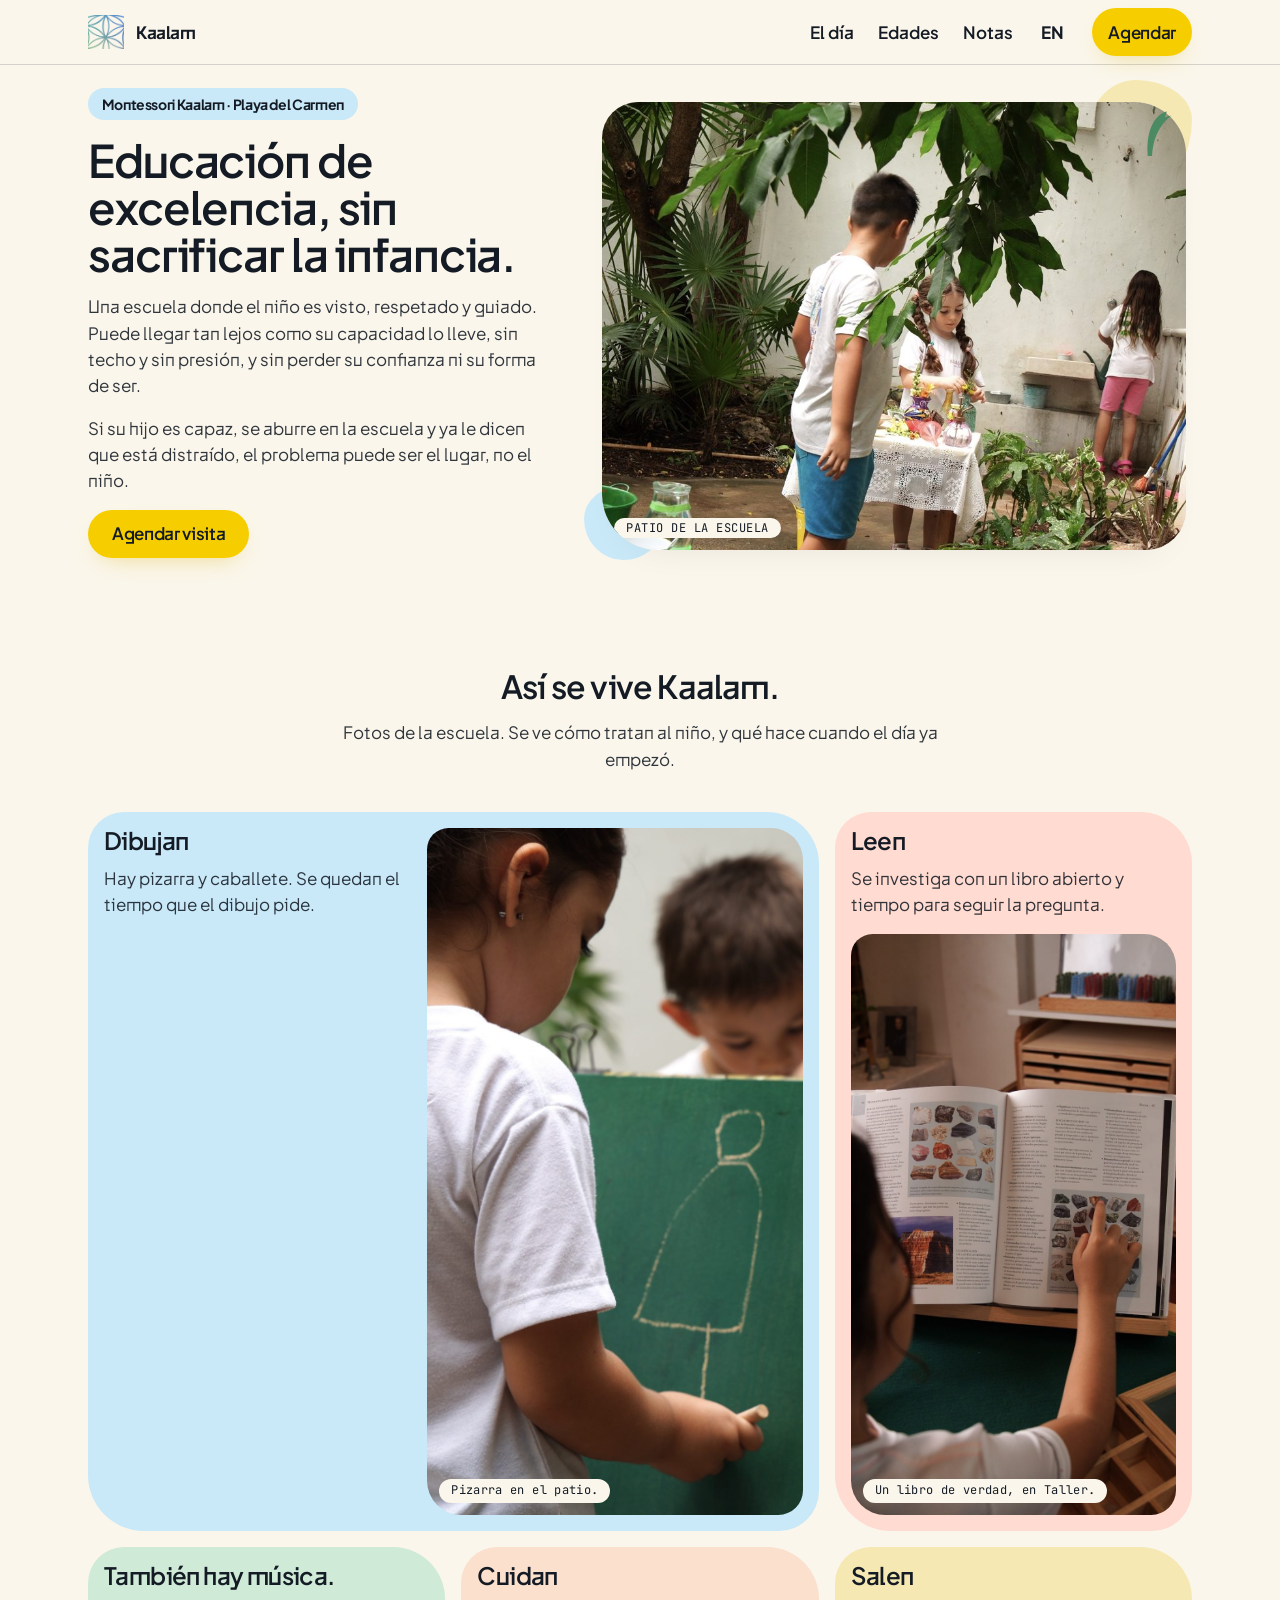
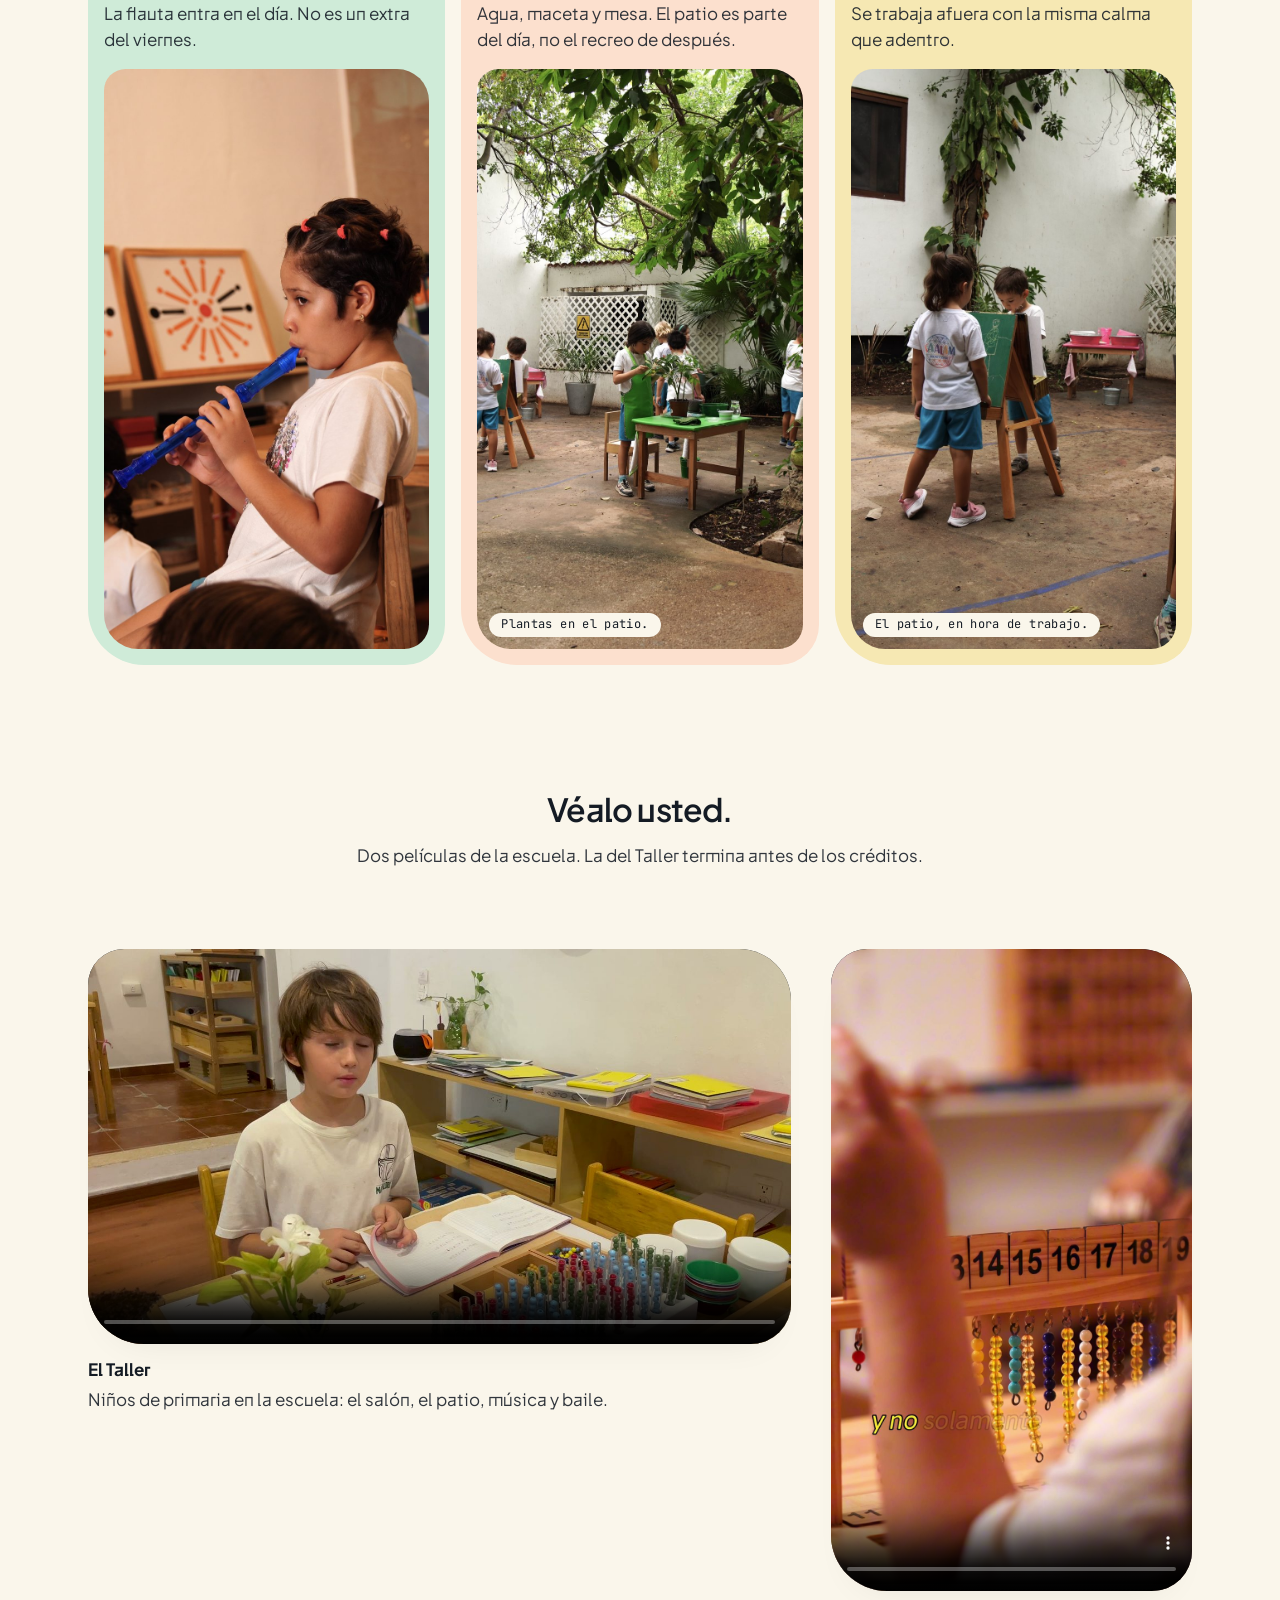
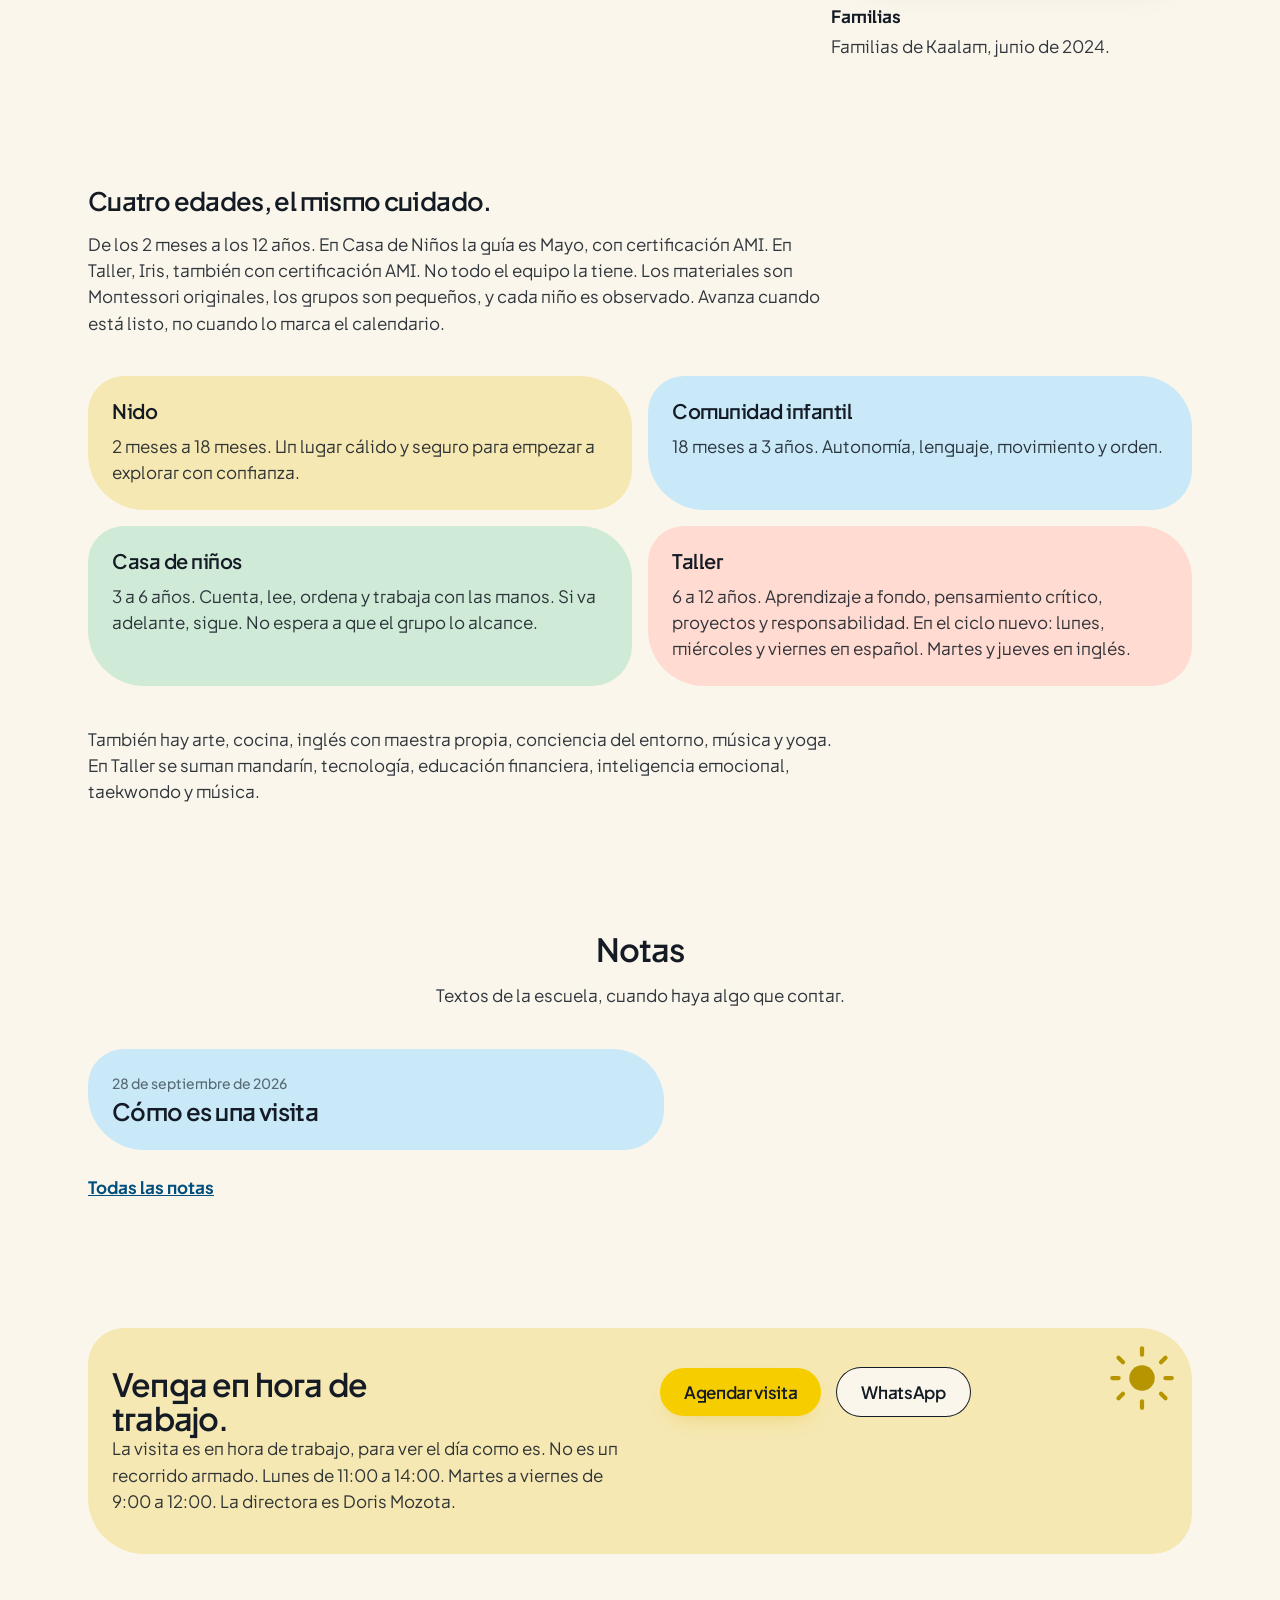
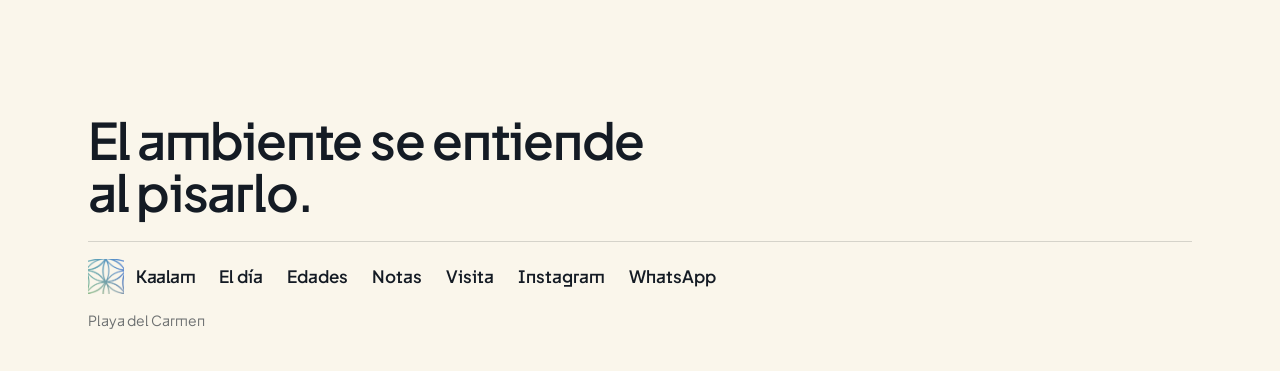
<file: index.html>
<!DOCTYPE html>
<html lang="es-MX">
<head>
  <meta charset="utf-8">
  <meta name="viewport" content="width=device-width, initial-scale=1, viewport-fit=cover">
  <meta name="robots" content="noindex">
  <title>Montessori Kaalam · Playa del Carmen</title>
  <meta name="description" content="Educación de excelencia, sin sacrificar la infancia. Montessori Kaalam, Playa del Carmen. El niño es visto, respetado y guiado.">
  <link rel="icon" href="images/favicon.png" type="image/png">
  <link rel="preconnect" href="https://fonts.googleapis.com">
  <link rel="preconnect" href="https://fonts.gstatic.com" crossorigin>
  <link href="https://fonts.googleapis.com/css2?family=JetBrains+Mono:wght@500&family=Plus+Jakarta+Sans:wght@400;500;600;700&display=swap" rel="stylesheet">
  <link rel="stylesheet" href="styles.css">
  <meta property="og:title" content="Montessori Kaalam · Playa del Carmen">
  <meta property="og:description" content="Educación de excelencia, sin sacrificar la infancia. Playa del Carmen.">
  <meta property="og:url" content="https://chongjames.github.io/escuela-montessori/">
  <meta property="og:image" content="https://chongjames.github.io/escuela-montessori/images/hero-patio.jpg">
  <meta property="og:image:width" content="896">
  <meta property="og:image:height" content="1600">
</head>
<body>
  <a class="skip" href="#contenido" data-i18n="skip">Saltar al contenido</a>
  <header class="nav" id="nav">
    <div class="nav__bar">
      <div class="nav__bar-inner">
        <a class="brand" href="#contenido">
          <img class="brand__logo" src="images/mark.png" alt="" width="160" height="155">
          <span class="brand__name">Kaalam</span>
        </a>
        <nav class="nav__links" aria-label="Secciones">
          <a href="#dia" data-i18n="navDay">El día</a>
          <a href="#edades" data-i18n="navAges">Edades</a>
          <a href="blog.html" data-i18n="navNotes">Notas</a>
        </nav>
        <button class="nav__lang js-lang" type="button" aria-pressed="false">EN</button>
        <button class="nav__toggle" id="menu-btn" type="button" aria-expanded="false" aria-controls="menu">Menú</button>
        <a class="btn btn--sm nav__cta" href="https://montessorikaalam.simplybook.me" target="_blank" rel="noopener" data-i18n="bookShort">Agendar</a>
      </div>
      <div class="nav__panel" id="menu" hidden>
        <a href="#dia" data-i18n="navDay">El día</a>
        <a href="#edades" data-i18n="navAges">Edades</a>
        <a href="blog.html" data-i18n="navNotes">Notas</a>
        <a href="#visita" data-i18n="navVisit">Visita</a>
        <button class="nav__lang js-lang" type="button" aria-pressed="false">EN</button>
      </div>
    </div>
  </header>

  <main id="contenido">
    <section class="section hero">
      <div class="hero__copy">
        <p class="hero__name" data-i18n="heroKicker">Montessori Kaalam · Playa del Carmen</p>
        <h1 data-i18n="heroH1">Educación de excelencia, sin sacrificar la infancia.</h1>
        <p class="prose" data-i18n="heroLede">Una escuela donde el niño es visto, respetado y guiado. Puede llegar tan lejos como su capacidad lo lleve, sin techo y sin presión, y sin perder su confianza ni su forma de ser.</p>
        <p class="prose" data-i18n="heroChild">Si su hijo es capaz, se aburre en la escuela y ya le dicen que está distraído, el problema puede ser el lugar, no el niño.</p>
        <a class="btn" href="https://montessorikaalam.simplybook.me" target="_blank" rel="noopener" data-i18n="book">Agendar visita</a>
      </div>
      <div class="hero__scene">
        <svg class="sprig sprig--hero" viewBox="0 0 48 72" aria-hidden="true">
          <path fill="currentColor" d="M24 70c1-16 6-28 18-38-8 1-14 6-16 14 6-4 10-10 12-18C28 30 18 44 20 70h4z"/>
        </svg>
        <figure class="hero__frame">
          <img src="images/hero-patio.jpg" alt="Niños trabajando con plantas en el patio arbolado de la escuela." width="896" height="1600" fetchpriority="high">
          <figcaption data-i18n="heroCap">Patio de la escuela</figcaption>
        </figure>
      </div>
    </section>

    <section class="section day" id="dia">
      <div class="day__intro">
        <h2 data-i18n="dayH2">Así se vive Kaalam.</h2>
        <p class="prose" data-i18n="dayLede">Fotos de la escuela. Se ve cómo tratan al niño, y qué hace cuando el día ya empezó.</p>
      </div>
      <div class="moments">
        <article class="moment moment--sky moment--split">
          <div class="moment__copy">
            <h3 data-i18n="s1h">Dibujan</h3>
            <p data-i18n="s1p">Hay pizarra y caballete. Se quedan el tiempo que el dibujo pide.</p>
          </div>
          <figure class="moment__photo">
            <img class="crop-board" src="images/pizarra.jpg" alt="Una niña dibuja una figura con gis en una pizarra verde." width="785" height="1400" loading="lazy">
            <figcaption data-i18n="s1cap">Pizarra en el patio.</figcaption>
          </figure>
        </article>
        <article class="moment moment--coral">
          <div class="moment__copy">
            <h3 data-i18n="s2h">Leen</h3>
            <p data-i18n="s2p">Se investiga con un libro abierto y tiempo para seguir la pregunta.</p>
          </div>
          <figure class="moment__photo">
            <img class="crop-book" src="images/libro.jpg" alt="Una niña señala las fotos de rocas en un libro abierto." width="784" height="1400" loading="lazy">
            <figcaption data-i18n="s2cap">Un libro de verdad, en Taller.</figcaption>
          </figure>
        </article>
        <article class="moment moment--sage">
          <div class="moment__copy">
            <h3 data-i18n="musicH">También hay música.</h3>
            <p data-i18n="musicP">La flauta entra en el día. No es un extra del viernes.</p>
          </div>
          <figure class="moment__photo">
            <img class="crop-flute" src="images/flauta.jpg" alt="Una niña toca una flauta dulce sentada en el salón." width="785" height="1400" loading="lazy">
          </figure>
        </article>
        <article class="moment moment--peach">
          <div class="moment__copy">
            <h3 data-i18n="s3h">Cuidan</h3>
            <p data-i18n="s3p">Agua, maceta y mesa. El patio es parte del día, no el recreo de después.</p>
          </div>
          <figure class="moment__photo">
            <img class="crop-plants" src="images/plantas.jpg" alt="Una niña con delantal verde acomoda una planta en el patio." width="785" height="1400" loading="lazy">
            <figcaption data-i18n="s3cap">Plantas en el patio.</figcaption>
          </figure>
        </article>
        <article class="moment moment--sun moment--split">
          <div class="moment__copy">
            <h3 data-i18n="s4h">Salen</h3>
            <p data-i18n="s4p">Se trabaja afuera con la misma calma que adentro.</p>
          </div>
          <figure class="moment__photo">
            <img class="crop-easel" src="images/caballete.jpg" alt="Dos niños dibujan en un caballete. La playera de la niña dice Kaalam." width="786" height="1400" loading="lazy">
            <figcaption data-i18n="s4cap">El patio, en hora de trabajo.</figcaption>
          </figure>
        </article>
      </div>
    </section>

    <section class="section" id="ver">
      <div class="day__intro">
        <h2 data-i18n="filmH2">Véalo usted.</h2>
        <p class="prose" data-i18n="filmLede">Dos películas de la escuela. La del Taller termina antes de los créditos.</p>
      </div>
      <div class="films">
      <figure class="film">
        <video class="film__wide" controls playsinline preload="none" poster="images/poster-taller.jpg" width="1280" height="720">
          <source src="videos/taller.mp4" type="video/mp4">
        </video>
        <figcaption>
          <strong data-i18n="filmTaller">El Taller</strong>
          <span data-i18n="filmTallerP">Niños de primaria en la escuela: el salón, el patio, música y baile.</span>
        </figcaption>
      </figure>
      <figure class="film film--portrait">
        <video class="film__tall" controls playsinline preload="none" poster="images/poster-familias.jpg" width="720" height="1280">
          <source src="videos/familias.mp4" type="video/mp4">
        </video>
        <figcaption>
          <strong data-i18n="filmFam">Familias</strong>
          <span data-i18n="filmFamP">Familias de Kaalam, junio de 2024.</span>
        </figcaption>
      </figure>
      </div>
    </section>

    <section class="section" id="edades">
      <div>
        <h2 data-i18n="agesH2">Cuatro edades, el mismo cuidado.</h2>
        <p class="prose" data-i18n="agesLede">De los 2 meses a los 12 años. En Casa de Niños la guía es Mayo, con certificación AMI. En Taller, Iris, también con certificación AMI. No todo el equipo la tiene. Los materiales son Montessori originales, los grupos son pequeños, y cada niño es observado. Avanza cuando está listo, no cuando lo marca el calendario.</p>
        <div class="ages">
          <article class="age age--sun">
            <h3 data-i18n="a1t">Nido</h3>
            <p data-i18n="a1d">2 meses a 18 meses. Un lugar cálido y seguro para empezar a explorar con confianza.</p>
          </article>
          <article class="age age--sky">
            <h3 data-i18n="a2t">Comunidad infantil</h3>
            <p data-i18n="a2d">18 meses a 3 años. Autonomía, lenguaje, movimiento y orden.</p>
          </article>
          <article class="age age--sage">
            <h3 data-i18n="a3t">Casa de niños</h3>
            <p data-i18n="a3d">3 a 6 años. Cuenta, lee, ordena y trabaja con las manos. Si va adelante, sigue. No espera a que el grupo lo alcance.</p>
          </article>
          <article class="age age--coral">
            <h3 data-i18n="a4t">Taller</h3>
            <p data-i18n="a4d">6 a 12 años. Aprendizaje a fondo, pensamiento crítico, proyectos y responsabilidad. En el ciclo nuevo: lunes, miércoles y viernes en español. Martes y jueves en inglés.</p>
          </article>
        </div>
        <p class="prose ages__extra" data-i18n="extra">También hay arte, cocina, inglés con maestra propia, conciencia del entorno, música y yoga. En Taller se suman mandarín, tecnología, educación financiera, inteligencia emocional, taekwondo y música.</p>
      </div>
    </section>

    <section class="section" id="notas">
      <div class="day__intro">
        <h2 data-i18n="notesH2">Notas</h2>
        <p class="prose" data-i18n="notesLede">Textos de la escuela, cuando haya algo que contar.</p>
      </div>
      <div id="notes-home"></div>
      <a class="note-more" href="blog.html" data-i18n="notesAll">Todas las notas</a>
    </section>

    <section class="section visita" id="visita">
      <div class="visita__band">
        <svg class="visita__sun" viewBox="0 0 64 64" aria-hidden="true">
          <g fill="currentColor">
            <circle cx="32" cy="32" r="12"/>
            <rect x="30" y="2" width="4" height="10" rx="2"/>
            <rect x="30" y="52" width="4" height="10" rx="2"/>
            <rect x="2" y="30" width="10" height="4" rx="2"/>
            <rect x="52" y="30" width="10" height="4" rx="2"/>
            <rect x="10" y="10" width="4" height="10" rx="2" transform="rotate(-45 12 15)"/>
            <rect x="50" y="44" width="4" height="10" rx="2" transform="rotate(-45 52 49)"/>
            <rect x="50" y="10" width="4" height="10" rx="2" transform="rotate(45 52 15)"/>
            <rect x="10" y="44" width="4" height="10" rx="2" transform="rotate(45 12 49)"/>
          </g>
        </svg>
        <div class="visita__grid">
          <div class="visita__copy">
            <h2 data-i18n="visitH2">Venga en hora de trabajo.</h2>
            <p class="prose" data-i18n="visitLede">La visita es en hora de trabajo, para ver el día como es. No es un recorrido armado. Lunes de 11:00 a 14:00. Martes a viernes de 9:00 a 12:00. La directora es Doris Mozota.</p>
          </div>
          <div class="visita__actions">
            <a class="btn" href="https://montessorikaalam.simplybook.me" target="_blank" rel="noopener" data-i18n="book">Agendar visita</a>
            <a class="btn btn--outline" href="https://wa.me/529841052595" target="_blank" rel="noopener">WhatsApp</a>
          </div>
        </div>
      </div>
    </section>
  </main>

  <footer class="foot-stmt">
    <p class="foot-stmt__line" data-i18n="footLine">El ambiente se entiende al pisarlo.</p>
    <div class="foot-stmt__meta">
      <a class="brand" href="#contenido">
        <img class="brand__logo" src="images/mark.png" alt="" width="160" height="155">
        <span class="brand__name">Kaalam</span>
      </a>
      <a href="#dia" data-i18n="navDay">El día</a>
      <a href="#edades" data-i18n="navAges">Edades</a>
      <a href="blog.html" data-i18n="navNotes">Notas</a>
      <a href="#visita" data-i18n="navVisit">Visita</a>
      <a href="https://www.instagram.com/montessorikaalam" target="_blank" rel="noopener">Instagram</a>
      <a href="https://wa.me/529841052595" target="_blank" rel="noopener">WhatsApp</a>
      <p class="foot-note" data-i18n="footNote">Playa del Carmen</p>
    </div>
  </footer>

  <a class="btn wa-float" href="https://wa.me/529841052595" target="_blank" rel="noopener">WhatsApp</a>

  <script src="config.js"></script>
  <script src="posts.js"></script>
  <script src="main.js"></script>
</body>
</html>
</file>
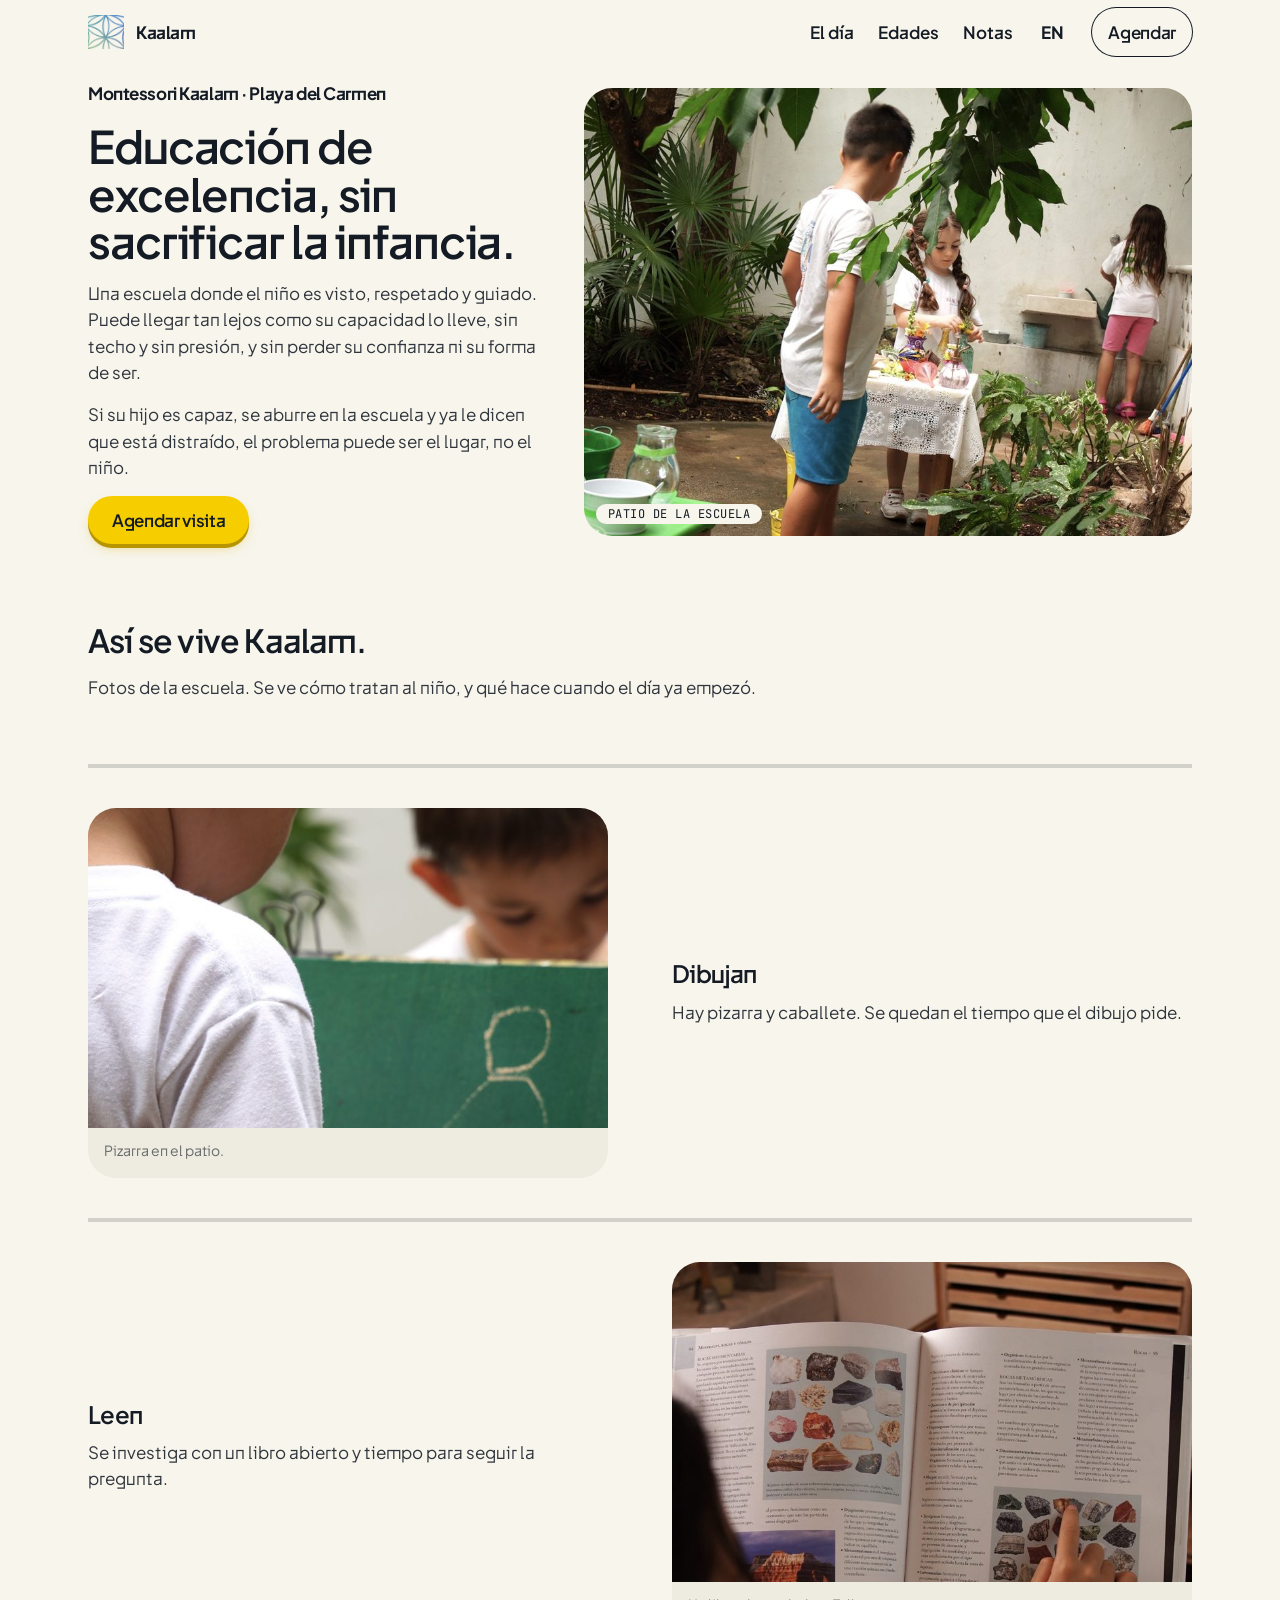
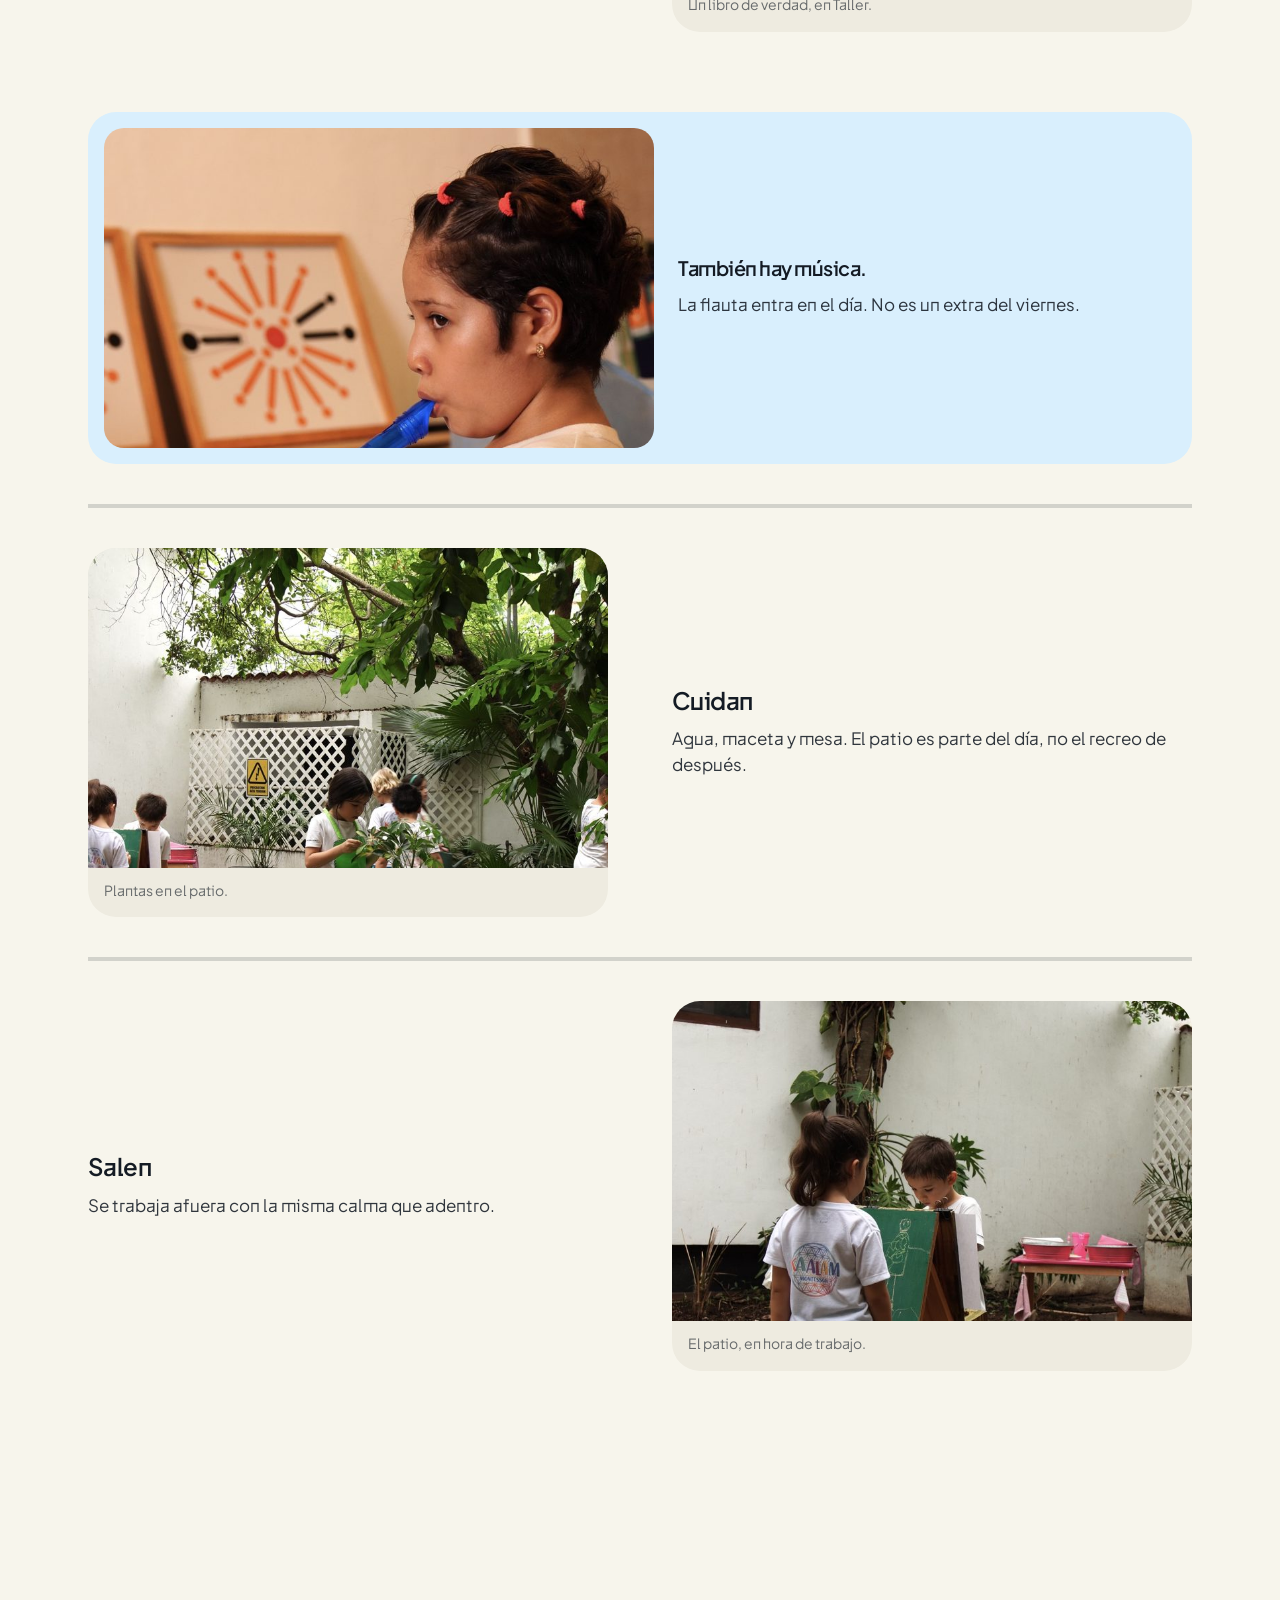
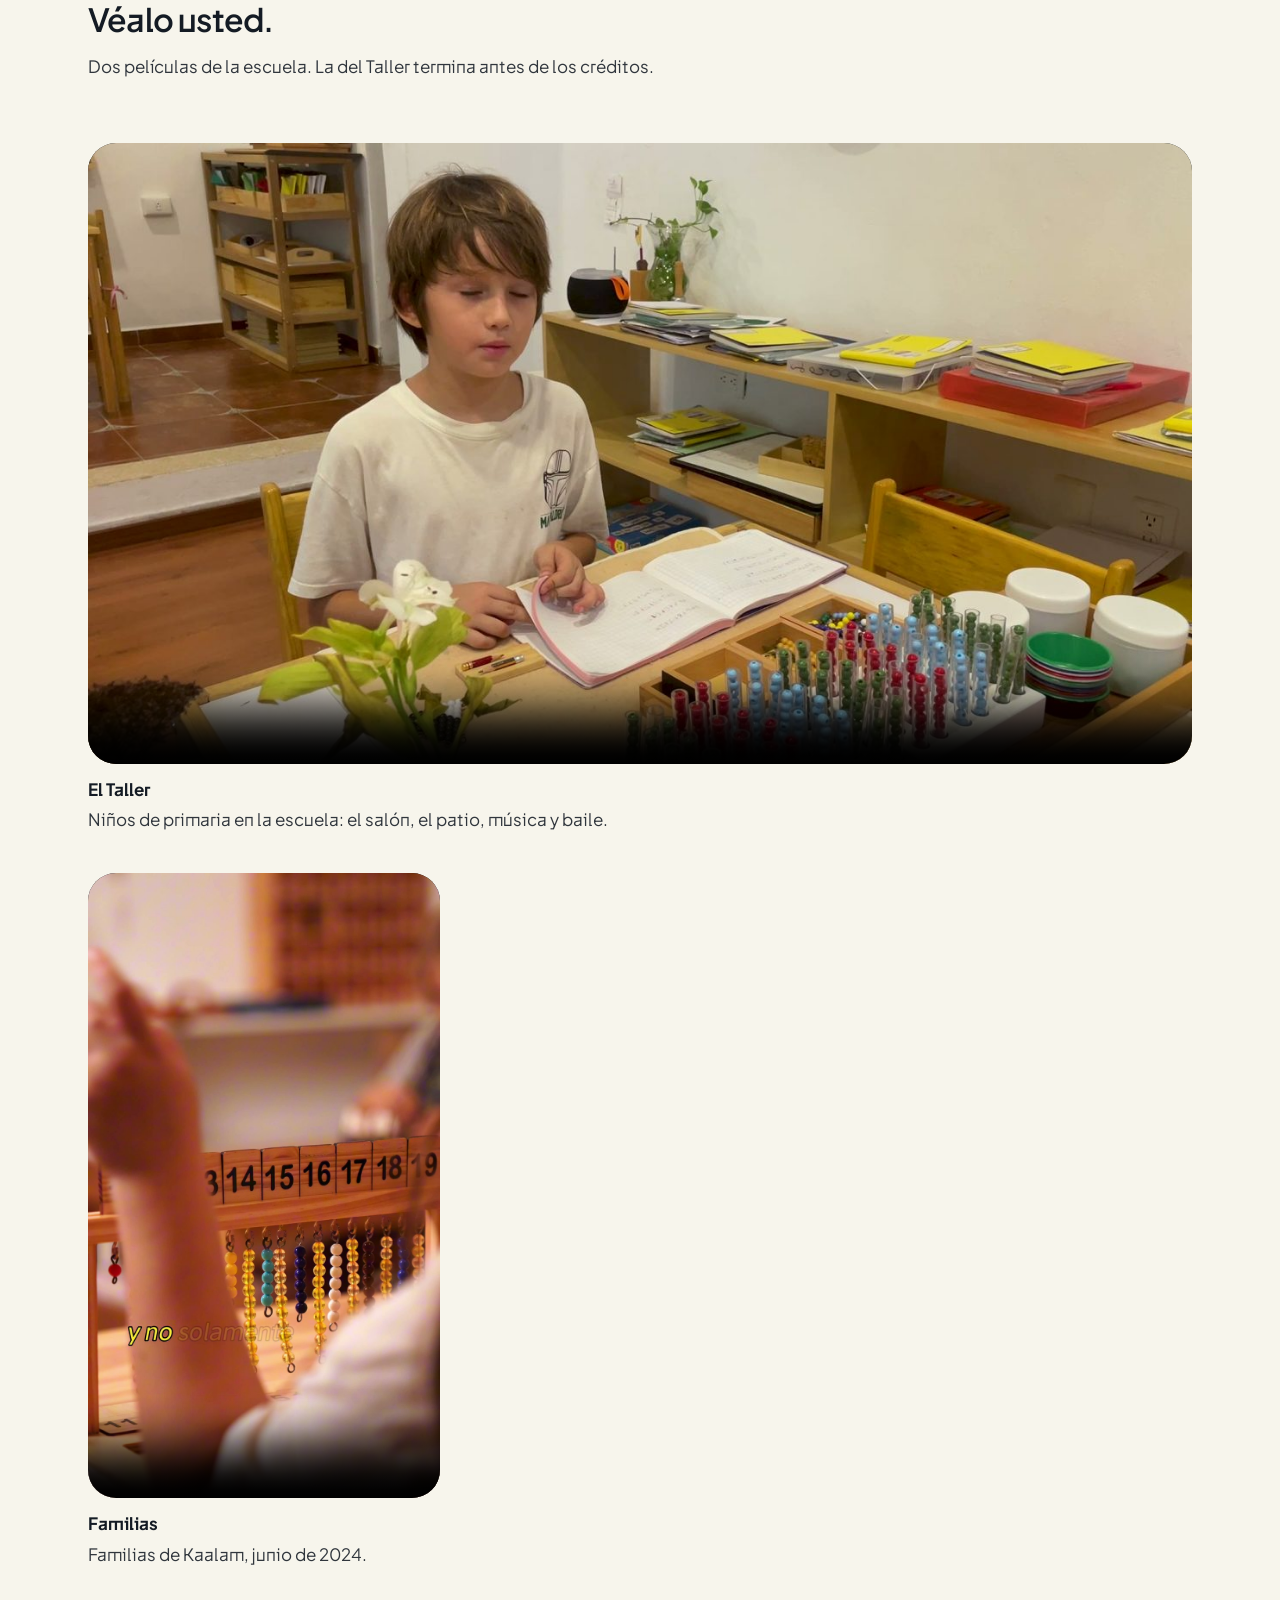
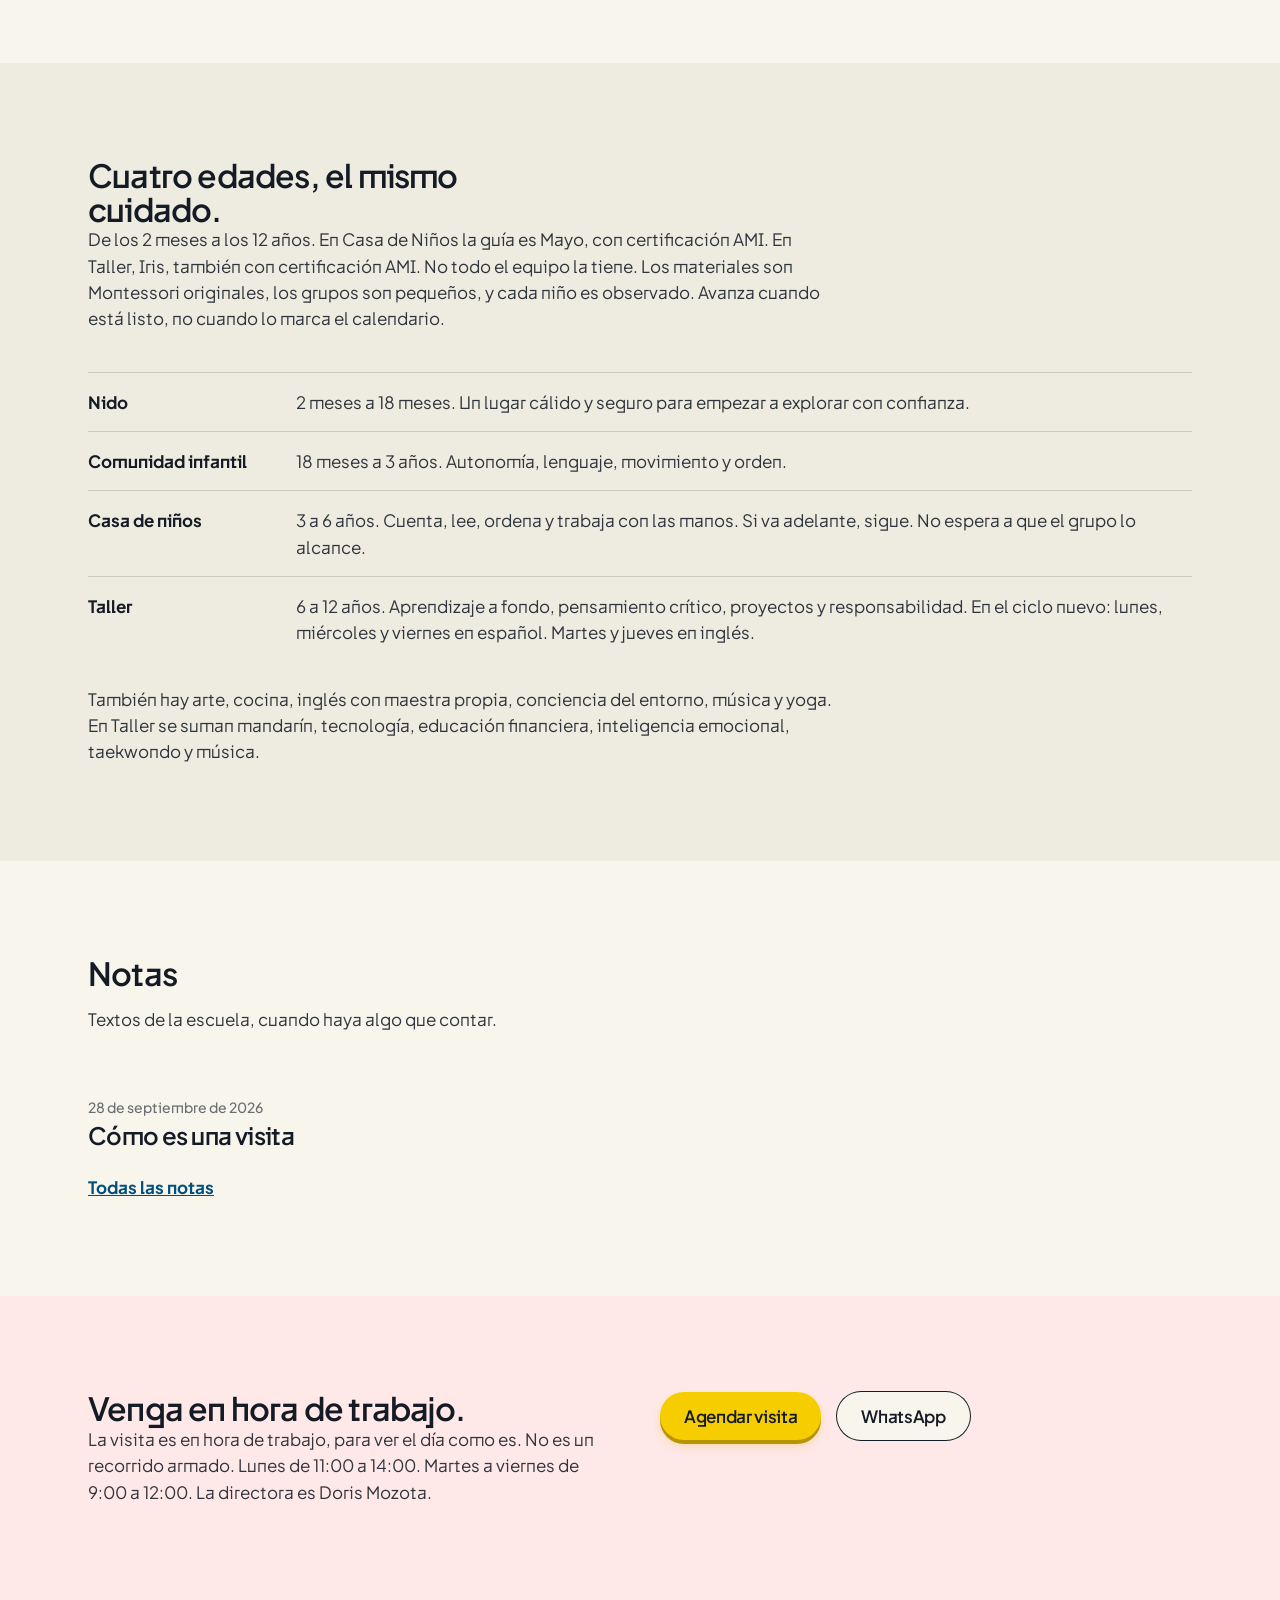
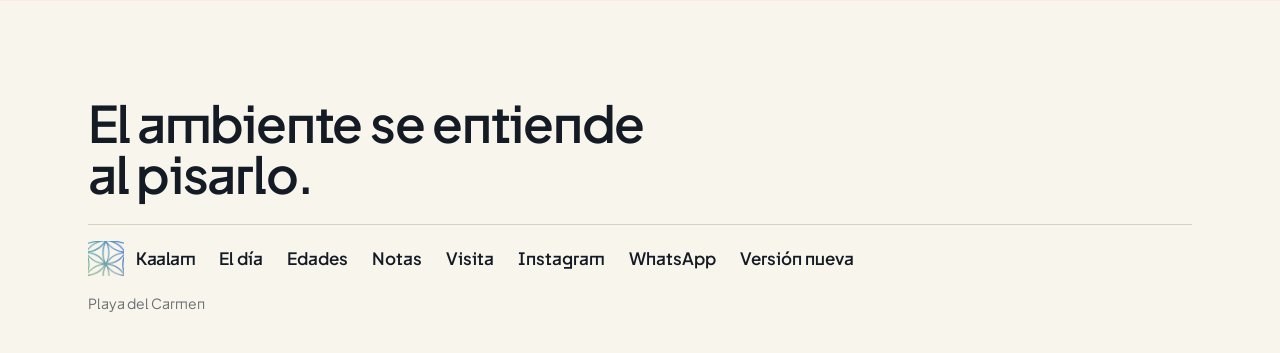
<file: previous/index.html>
<!DOCTYPE html>
<html lang="es-MX">
<head>
  <meta charset="utf-8">
  <meta name="viewport" content="width=device-width, initial-scale=1, viewport-fit=cover">
  <meta name="robots" content="noindex">
  <title>Montessori Kaalam · Playa del Carmen</title>
  <meta name="description" content="Educación de excelencia, sin sacrificar la infancia. Montessori Kaalam, Playa del Carmen. El niño es visto, respetado y guiado.">
  <link rel="icon" href="../images/favicon.png" type="image/png">
  <link rel="preconnect" href="https://fonts.googleapis.com">
  <link rel="preconnect" href="https://fonts.gstatic.com" crossorigin>
  <link href="https://fonts.googleapis.com/css2?family=JetBrains+Mono:wght@500&family=Plus+Jakarta+Sans:wght@400;500;600;700&display=swap" rel="stylesheet">
  <link rel="stylesheet" href="styles.css">
  <meta property="og:title" content="Montessori Kaalam · Playa del Carmen">
  <meta property="og:description" content="Educación de excelencia, sin sacrificar la infancia. Playa del Carmen.">
  <meta property="og:url" content="https://chongjames.github.io/escuela-montessori/previous/">
  <meta property="og:image" content="https://chongjames.github.io/escuela-montessori/images/hero-patio.jpg">
  <meta property="og:image:width" content="896">
  <meta property="og:image:height" content="1600">
</head>
<body>
  <a class="skip" href="#contenido" data-i18n="skip">Saltar al contenido</a>
  <header class="nav" id="nav">
    <div class="nav__bar">
      <div class="nav__bar-inner">
        <a class="brand" href="#contenido">
          <img class="brand__logo" src="../images/mark.png" alt="" width="160" height="155">
          <span class="brand__name">Kaalam</span>
        </a>
        <nav class="nav__links" aria-label="Secciones">
          <a href="#dia" data-i18n="navDay">El día</a>
          <a href="#edades" data-i18n="navAges">Edades</a>
          <a href="blog.html" data-i18n="navNotes">Notas</a>
        </nav>
        <button class="nav__lang js-lang" type="button" aria-pressed="false">EN</button>
        <button class="nav__toggle" id="menu-btn" type="button" aria-expanded="false" aria-controls="menu">Menú</button>
        <a class="btn btn--outline btn--sm nav__cta" href="https://montessorikaalam.simplybook.me" target="_blank" rel="noopener" data-i18n="bookShort">Agendar</a>
      </div>
      <div class="nav__panel" id="menu" hidden>
        <a href="#dia" data-i18n="navDay">El día</a>
        <a href="#edades" data-i18n="navAges">Edades</a>
        <a href="blog.html" data-i18n="navNotes">Notas</a>
        <a href="#visita" data-i18n="navVisit">Visita</a>
        <button class="nav__lang js-lang" type="button" aria-pressed="false">EN</button>
      </div>
    </div>
  </header>

  <main id="contenido">
    <section class="section hero">
      <div class="hero__copy">
        <p class="hero__name" data-i18n="heroKicker">Montessori Kaalam · Playa del Carmen</p>
        <h1 data-i18n="heroH1">Educación de excelencia, sin sacrificar la infancia.</h1>
        <p class="prose" data-i18n="heroLede">Una escuela donde el niño es visto, respetado y guiado. Puede llegar tan lejos como su capacidad lo lleve, sin techo y sin presión, y sin perder su confianza ni su forma de ser.</p>
        <p class="prose" data-i18n="heroChild">Si su hijo es capaz, se aburre en la escuela y ya le dicen que está distraído, el problema puede ser el lugar, no el niño.</p>
        <a class="btn" href="https://montessorikaalam.simplybook.me" target="_blank" rel="noopener" data-i18n="book">Agendar visita</a>
      </div>
      <figure class="hero__frame">
        <img src="../images/hero-patio.jpg" alt="Niños trabajando con plantas en el patio arbolado de la escuela." width="896" height="1600" fetchpriority="high">
        <figcaption data-i18n="heroCap">Patio de la escuela</figcaption>
      </figure>
    </section>

    <section class="section day" id="dia">
      <div class="day__intro">
        <h2 data-i18n="dayH2">Así se vive Kaalam.</h2>
        <p class="prose" data-i18n="dayLede">Fotos de la escuela. Se ve cómo tratan al niño, y qué hace cuando el día ya empezó.</p>
      </div>
      <ol class="day__list">
        <li class="stage">
          <figure class="stage__photo">
            <img src="../images/pizarra.jpg" alt="Una niña dibuja una figura con gis en una pizarra verde." width="785" height="1400" loading="lazy">
            <figcaption data-i18n="s1cap">Pizarra en el patio.</figcaption>
          </figure>
          <div class="stage__copy">
            <h3 class="stage__title" data-i18n="s1h">Dibujan</h3>
            <p class="prose" data-i18n="s1p">Hay pizarra y caballete. Se quedan el tiempo que el dibujo pide.</p>
          </div>
        </li>
        <li class="stage stage--flip">
          <figure class="stage__photo">
            <img src="../images/libro.jpg" alt="Una niña señala las fotos de rocas en un libro abierto." width="784" height="1400" loading="lazy">
            <figcaption data-i18n="s2cap">Un libro de verdad, en Taller.</figcaption>
          </figure>
          <div class="stage__copy">
            <h3 class="stage__title" data-i18n="s2h">Leen</h3>
            <p class="prose" data-i18n="s2p">Se investiga con un libro abierto y tiempo para seguir la pregunta.</p>
          </div>
        </li>
        <li class="stage stage--aside">
          <div class="paint">
            <img src="../images/flauta.jpg" alt="Una niña toca una flauta dulce sentada en el salón." width="785" height="1400" loading="lazy">
            <div class="paint__copy">
              <h3 data-i18n="musicH">También hay música.</h3>
              <p data-i18n="musicP">La flauta entra en el día. No es un extra del viernes.</p>
            </div>
          </div>
        </li>
        <li class="stage">
          <figure class="stage__photo">
            <img src="../images/plantas.jpg" alt="Una niña con delantal verde acomoda una planta en el patio." width="785" height="1400" loading="lazy">
            <figcaption data-i18n="s3cap">Plantas en el patio.</figcaption>
          </figure>
          <div class="stage__copy">
            <h3 class="stage__title" data-i18n="s3h">Cuidan</h3>
            <p class="prose" data-i18n="s3p">Agua, maceta y mesa. El patio es parte del día, no el recreo de después.</p>
          </div>
        </li>
        <li class="stage stage--flip">
          <figure class="stage__photo">
            <img src="../images/caballete.jpg" alt="Dos niños dibujan en un caballete. La playera de la niña dice Kaalam." width="786" height="1400" loading="lazy">
            <figcaption data-i18n="s4cap">El patio, en hora de trabajo.</figcaption>
          </figure>
          <div class="stage__copy">
            <h3 class="stage__title" data-i18n="s4h">Salen</h3>
            <p class="prose" data-i18n="s4p">Se trabaja afuera con la misma calma que adentro.</p>
          </div>
        </li>
      </ol>
    </section>

    <section class="section" id="ver">
      <div class="day__intro">
        <h2 data-i18n="filmH2">Véalo usted.</h2>
        <p class="prose" data-i18n="filmLede">Dos películas de la escuela. La del Taller termina antes de los créditos.</p>
      </div>
      <figure class="film">
        <video class="film__wide" controls playsinline preload="none" poster="../images/poster-taller.jpg" width="1280" height="720">
          <source src="../videos/taller.mp4" type="video/mp4">
        </video>
        <figcaption>
          <strong data-i18n="filmTaller">El Taller</strong>
          <span data-i18n="filmTallerP">Niños de primaria en la escuela: el salón, el patio, música y baile.</span>
        </figcaption>
      </figure>
      <figure class="film film--portrait">
        <video class="film__tall" controls playsinline preload="none" poster="../images/poster-familias.jpg" width="720" height="1280">
          <source src="../videos/familias.mp4" type="video/mp4">
        </video>
        <figcaption>
          <strong data-i18n="filmFam">Familias</strong>
          <span data-i18n="filmFamP">Familias de Kaalam, junio de 2024.</span>
        </figcaption>
      </figure>
    </section>

    <section class="section section--band datos" id="edades">
      <div>
        <h2 data-i18n="agesH2">Cuatro edades, el mismo cuidado.</h2>
        <p class="prose" data-i18n="agesLede">De los 2 meses a los 12 años. En Casa de Niños la guía es Mayo, con certificación AMI. En Taller, Iris, también con certificación AMI. No todo el equipo la tiene. Los materiales son Montessori originales, los grupos son pequeños, y cada niño es observado. Avanza cuando está listo, no cuando lo marca el calendario.</p>
        <dl class="facts">
          <div>
            <dt data-i18n="a1t">Nido</dt>
            <dd data-i18n="a1d">2 meses a 18 meses. Un lugar cálido y seguro para empezar a explorar con confianza.</dd>
          </div>
          <div>
            <dt data-i18n="a2t">Comunidad infantil</dt>
            <dd data-i18n="a2d">18 meses a 3 años. Autonomía, lenguaje, movimiento y orden.</dd>
          </div>
          <div>
            <dt data-i18n="a3t">Casa de niños</dt>
            <dd data-i18n="a3d">3 a 6 años. Cuenta, lee, ordena y trabaja con las manos. Si va adelante, sigue. No espera a que el grupo lo alcance.</dd>
          </div>
          <div>
            <dt data-i18n="a4t">Taller</dt>
            <dd data-i18n="a4d">6 a 12 años. Aprendizaje a fondo, pensamiento crítico, proyectos y responsabilidad. En el ciclo nuevo: lunes, miércoles y viernes en español. Martes y jueves en inglés.</dd>
          </div>
        </dl>
        <p class="prose ages__extra" data-i18n="extra">También hay arte, cocina, inglés con maestra propia, conciencia del entorno, música y yoga. En Taller se suman mandarín, tecnología, educación financiera, inteligencia emocional, taekwondo y música.</p>
      </div>
    </section>

    <section class="section" id="notas">
      <div class="day__intro">
        <h2 data-i18n="notesH2">Notas</h2>
        <p class="prose" data-i18n="notesLede">Textos de la escuela, cuando haya algo que contar.</p>
      </div>
      <div id="notes-home"></div>
      <a class="note-more" href="blog.html" data-i18n="notesAll">Todas las notas</a>
    </section>

    <section class="section section--band visita" id="visita">
      <div class="visita__grid">
        <div class="visita__copy">
          <h2 data-i18n="visitH2">Venga en hora de trabajo.</h2>
          <p class="prose" data-i18n="visitLede">La visita es en hora de trabajo, para ver el día como es. No es un recorrido armado. Lunes de 11:00 a 14:00. Martes a viernes de 9:00 a 12:00. La directora es Doris Mozota.</p>
        </div>
        <div class="visita__actions">
          <a class="btn" href="https://montessorikaalam.simplybook.me" target="_blank" rel="noopener" data-i18n="book">Agendar visita</a>
          <a class="btn btn--outline" href="https://wa.me/529841052595" target="_blank" rel="noopener">WhatsApp</a>
        </div>
      </div>
    </section>
  </main>

  <footer class="foot-stmt">
    <p class="foot-stmt__line" data-i18n="footLine">El ambiente se entiende al pisarlo.</p>
    <div class="foot-stmt__meta">
      <a class="brand" href="#contenido">
        <img class="brand__logo" src="../images/mark.png" alt="" width="160" height="155">
        <span class="brand__name">Kaalam</span>
      </a>
      <a href="#dia" data-i18n="navDay">El día</a>
      <a href="#edades" data-i18n="navAges">Edades</a>
      <a href="blog.html" data-i18n="navNotes">Notas</a>
      <a href="#visita" data-i18n="navVisit">Visita</a>
      <a href="https://www.instagram.com/montessorikaalam" target="_blank" rel="noopener">Instagram</a>
      <a href="https://wa.me/529841052595" target="_blank" rel="noopener">WhatsApp</a>
      <a href="../index.html" data-i18n="verNext">Versión nueva</a>
      <p class="foot-note" data-i18n="footNote">Playa del Carmen</p>
    </div>
  </footer>

  <a class="btn wa-float" href="https://wa.me/529841052595" target="_blank" rel="noopener">WhatsApp</a>

  <script src="../config.js"></script>
  <script src="../posts.js"></script>
  <script src="../main.js"></script>
</body>
</html>
</file>
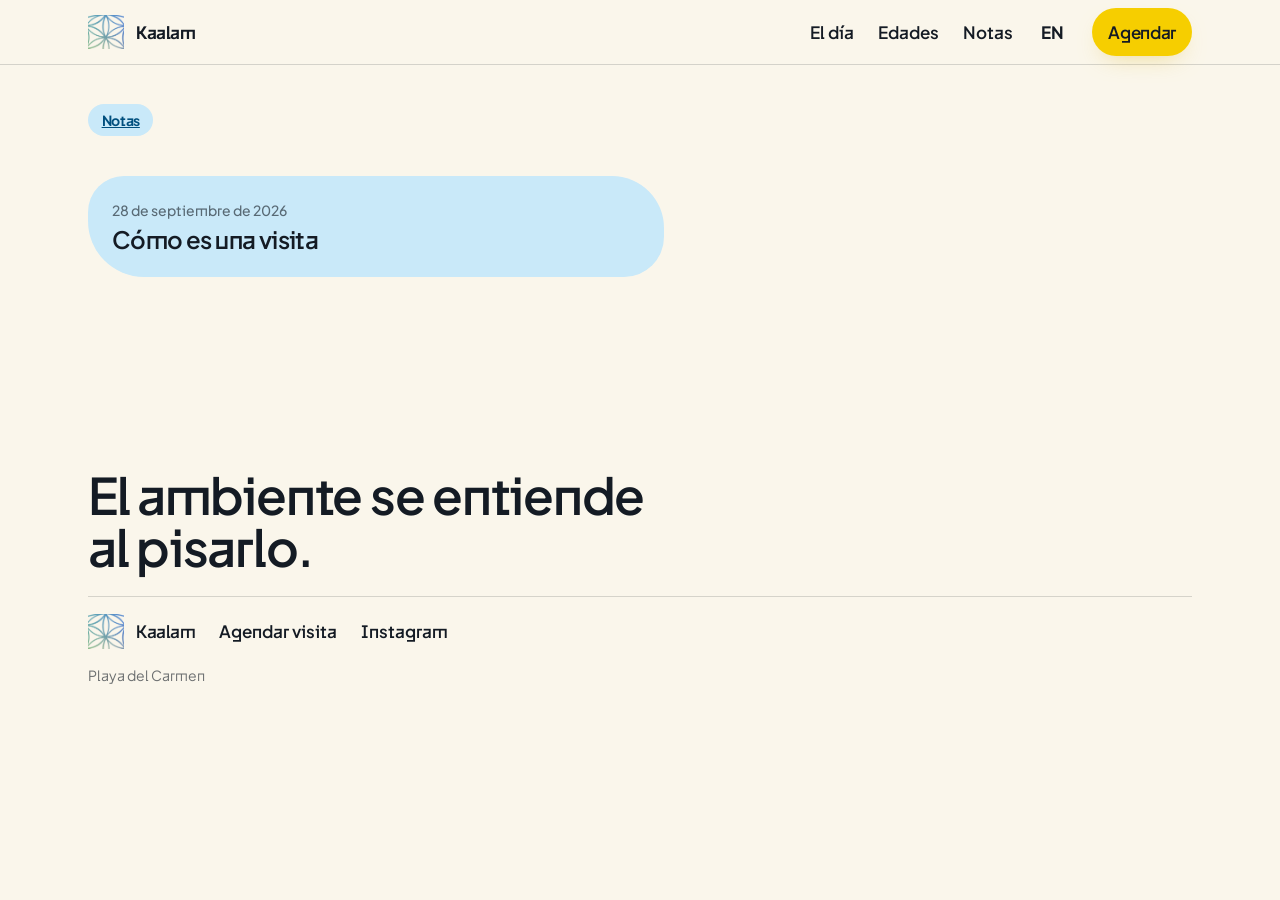
<file: blog.html>
<!DOCTYPE html>
<html lang="es-MX">
<head>
  <meta charset="utf-8">
  <meta name="viewport" content="width=device-width, initial-scale=1, viewport-fit=cover">
  <meta name="robots" content="noindex">
  <title>Notas · Montessori Kaalam</title>
  <meta name="description" content="Notas de Montessori Kaalam, Playa del Carmen.">
  <link rel="icon" href="images/favicon.png" type="image/png">
  <link rel="preconnect" href="https://fonts.googleapis.com">
  <link rel="preconnect" href="https://fonts.gstatic.com" crossorigin>
  <link href="https://fonts.googleapis.com/css2?family=JetBrains+Mono:wght@500&family=Plus+Jakarta+Sans:wght@400;500;600;700&display=swap" rel="stylesheet">
  <link rel="stylesheet" href="styles.css">
</head>
<body>
  <a class="skip" href="#contenido" data-i18n="skip">Saltar al contenido</a>
  <header class="nav" id="nav">
    <div class="nav__bar">
      <div class="nav__bar-inner">
        <a class="brand" href="index.html">
          <img class="brand__logo" src="images/mark.png" alt="" width="160" height="155">
          <span class="brand__name">Kaalam</span>
        </a>
        <nav class="nav__links" aria-label="Secciones">
          <a href="index.html#dia" data-i18n="navDay">El día</a>
          <a href="index.html#edades" data-i18n="navAges">Edades</a>
          <a href="blog.html" data-i18n="navNotes">Notas</a>
        </nav>
        <button class="nav__lang js-lang" type="button" aria-pressed="false">EN</button>
        <button class="nav__toggle" id="menu-btn" type="button" aria-expanded="false" aria-controls="menu">Menú</button>
        <a class="btn btn--sm nav__cta" href="https://montessorikaalam.simplybook.me" target="_blank" rel="noopener" data-i18n="bookShort">Agendar</a>
      </div>
      <div class="nav__panel" id="menu" hidden>
        <a href="index.html#dia" data-i18n="navDay">El día</a>
        <a href="index.html#edades" data-i18n="navAges">Edades</a>
        <a href="blog.html" data-i18n="navNotes">Notas</a>
        <a href="index.html#visita" data-i18n="navVisit">Visita</a>
        <button class="nav__lang js-lang" type="button" aria-pressed="false">EN</button>
      </div>
    </div>
  </header>

  <main id="contenido" class="section blog">
    <p class="hero__name"><a href="blog.html" data-i18n="notesH2">Notas</a></p>
    <div id="blog-list" class="blog__list"></div>
    <article id="blog-article" class="blog__article" hidden>
      <p class="note-link__date" id="blog-kicker"></p>
      <h1 id="blog-title"></h1>
      <div class="prose blog__body" id="blog-body"></div>
      <p><a class="note-more" href="blog.html" data-i18n="notesAll">Todas las notas</a></p>
    </article>
  </main>

  <footer class="foot-stmt">
    <p class="foot-stmt__line" data-i18n="footLine">El ambiente se entiende al pisarlo.</p>
    <div class="foot-stmt__meta">
      <a class="brand" href="index.html">
        <img class="brand__logo" src="images/mark.png" alt="" width="160" height="155">
        <span class="brand__name">Kaalam</span>
      </a>
      <a href="https://montessorikaalam.simplybook.me" target="_blank" rel="noopener" data-i18n="book">Agendar visita</a>
      <a href="https://www.instagram.com/montessorikaalam" target="_blank" rel="noopener">Instagram</a>
      <p class="foot-note" data-i18n="footNote">Playa del Carmen</p>
    </div>
  </footer>

  <a class="btn wa-float" href="https://wa.me/529841052595" target="_blank" rel="noopener">WhatsApp</a>

  <script src="config.js"></script>
  <script src="posts.js"></script>
  <script src="main.js"></script>
  <script src="blog.js"></script>
</body>
</html>
</file>
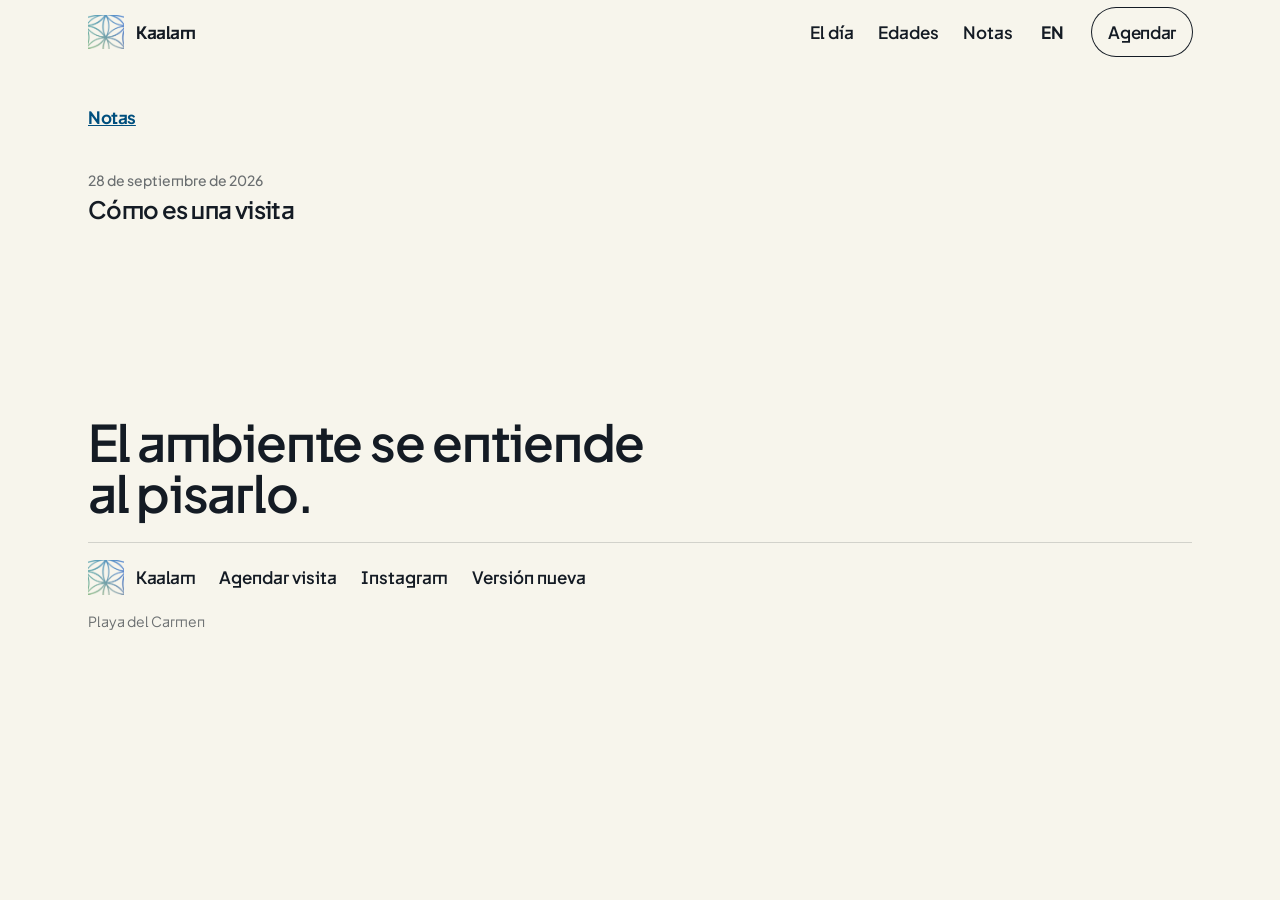
<file: previous/blog.html>
<!DOCTYPE html>
<html lang="es-MX">
<head>
  <meta charset="utf-8">
  <meta name="viewport" content="width=device-width, initial-scale=1, viewport-fit=cover">
  <meta name="robots" content="noindex">
  <title>Notas · Montessori Kaalam</title>
  <meta name="description" content="Notas de Montessori Kaalam, Playa del Carmen.">
  <link rel="icon" href="../images/favicon.png" type="image/png">
  <link rel="preconnect" href="https://fonts.googleapis.com">
  <link rel="preconnect" href="https://fonts.gstatic.com" crossorigin>
  <link href="https://fonts.googleapis.com/css2?family=JetBrains+Mono:wght@500&family=Plus+Jakarta+Sans:wght@400;500;600;700&display=swap" rel="stylesheet">
  <link rel="stylesheet" href="styles.css">
</head>
<body>
  <a class="skip" href="#contenido" data-i18n="skip">Saltar al contenido</a>
  <header class="nav" id="nav">
    <div class="nav__bar">
      <div class="nav__bar-inner">
        <a class="brand" href="index.html">
          <img class="brand__logo" src="../images/mark.png" alt="" width="160" height="155">
          <span class="brand__name">Kaalam</span>
        </a>
        <nav class="nav__links" aria-label="Secciones">
          <a href="index.html#dia" data-i18n="navDay">El día</a>
          <a href="index.html#edades" data-i18n="navAges">Edades</a>
          <a href="blog.html" data-i18n="navNotes">Notas</a>
        </nav>
        <button class="nav__lang js-lang" type="button" aria-pressed="false">EN</button>
        <button class="nav__toggle" id="menu-btn" type="button" aria-expanded="false" aria-controls="menu">Menú</button>
        <a class="btn btn--outline btn--sm nav__cta" href="https://montessorikaalam.simplybook.me" target="_blank" rel="noopener" data-i18n="bookShort">Agendar</a>
      </div>
      <div class="nav__panel" id="menu" hidden>
        <a href="index.html#dia" data-i18n="navDay">El día</a>
        <a href="index.html#edades" data-i18n="navAges">Edades</a>
        <a href="blog.html" data-i18n="navNotes">Notas</a>
        <a href="index.html#visita" data-i18n="navVisit">Visita</a>
        <button class="nav__lang js-lang" type="button" aria-pressed="false">EN</button>
      </div>
    </div>
  </header>

  <main id="contenido" class="section blog">
    <p class="hero__name"><a href="blog.html" data-i18n="notesH2">Notas</a></p>
    <div id="blog-list" class="blog__list"></div>
    <article id="blog-article" class="blog__article" hidden>
      <p class="note-link__date" id="blog-kicker"></p>
      <h1 id="blog-title"></h1>
      <div class="prose blog__body" id="blog-body"></div>
      <p><a class="note-more" href="blog.html" data-i18n="notesAll">Todas las notas</a></p>
    </article>
  </main>

  <footer class="foot-stmt">
    <p class="foot-stmt__line" data-i18n="footLine">El ambiente se entiende al pisarlo.</p>
    <div class="foot-stmt__meta">
      <a class="brand" href="index.html">
        <img class="brand__logo" src="../images/mark.png" alt="" width="160" height="155">
        <span class="brand__name">Kaalam</span>
      </a>
      <a href="https://montessorikaalam.simplybook.me" target="_blank" rel="noopener" data-i18n="book">Agendar visita</a>
      <a href="https://www.instagram.com/montessorikaalam" target="_blank" rel="noopener">Instagram</a>
      <a href="../index.html" data-i18n="verNext">Versión nueva</a>
      <p class="foot-note" data-i18n="footNote">Playa del Carmen</p>
    </div>
  </footer>

  <a class="btn wa-float" href="https://wa.me/529841052595" target="_blank" rel="noopener">WhatsApp</a>

  <script src="../config.js"></script>
  <script src="../posts.js"></script>
  <script src="../main.js"></script>
  <script src="../blog.js"></script>
</body>
</html>
</file>
<file: styles.css>
/* Hallmark · macrostructure: Narrative Workflow · tone: playful · anchor hue: multi */
/* Hallmark · pre-emit critique: P5 H5 E4 S5 R4 V5
 * genre: playful · theme: Hum · enrichment: generated photographs
 * nav: N12 · footer: Ft5
 * H2 knobs: ratio=5/7, side=text-left, divider=negative space
 * F4 knobs: numbering=1.0, layout=zigzag, connector=rule
 * N12 knobs: fill=solid, dismiss=yes, scroll=sticky
 * Ft5 knobs: width=38ch, wordmark=under, rule=hairline
 * contrast: pass (40–41) · nav: N12 · footer: Ft5 · slop: pass (42–45)
 * honest: pass (46) · chrome: pass (47) · tokens: pass (48) · responsive: pass (49)
 */
@import url("tokens.css");

:root { --banner-h: 0px; }

*,
*::before,
*::after { box-sizing: border-box; }

html,
body {
  overflow-x: clip;
  background: var(--color-paper);
  color: var(--color-ink);
}

html { scroll-behavior: smooth; }

body {
  margin: 0;
  font-family: var(--font-body);
  font-size: var(--text-base);
  font-weight: 400;
  line-height: 1.55;
  color: var(--color-ink-soft);
  font-feature-settings: "ss01" on, "cv11" on;
  padding-top: calc(var(--banner-h) + var(--bar-h));
}

img { max-width: 100%; display: block; }

figure { margin: 0; }

h1, h2, h3, p { overflow-wrap: anywhere; min-width: 0; }

h1, h2, h3 {
  font-family: var(--font-display);
  font-style: normal;
  font-weight: 600;
  letter-spacing: -0.025em;
  line-height: 1.05;
  color: var(--color-ink);
  margin: 0;
}

p { margin: 0; }

a { color: var(--color-accent-2-deep); }

:focus { outline: none; }

:focus-visible {
  outline: 3px solid var(--color-focus);
  outline-offset: 3px;
}

.skip {
  position: absolute;
  left: var(--page-gutter);
  top: var(--space-sm);
  z-index: var(--z-toast);
  transform: translateY(-200%);
  background: var(--color-accent);
  color: var(--color-accent-ink);
  padding: var(--space-xs) var(--space-md);
  border-radius: var(--radius-pill);
  font-weight: 600;
  text-decoration: none;
  white-space: nowrap;
}

.skip:focus { transform: none; }

.section {
  max-width: var(--shell);
  margin-inline: auto;
  padding: var(--space-3xl) var(--page-gutter);
}

.section--band {
  max-width: none;
  padding-inline: 0;
}

.section--band > * {
  max-width: var(--shell);
  margin-inline: auto;
  padding-inline: var(--page-gutter);
}

.prose { max-width: 62ch; }

.nav {
  position: fixed;
  inset: 0 0 auto 0;
  z-index: var(--z-sticky);
  transform: translateY(0);
  transition: transform var(--dur-long) var(--ease-out);
  background: var(--color-paper);
}

.nav.is-compact { transform: translateY(calc(var(--banner-h) * -1)); }

.nav.is-dismissed { transform: none; }

.nav.is-dismissed .nav__banner { display: none; }

.nav__banner {
  height: var(--banner-h);
  display: flex;
  align-items: center;
  justify-content: center;
  gap: var(--space-sm);
  padding-inline: var(--page-gutter);
  background: var(--color-accent);
  color: var(--color-accent-ink);
  line-height: 1;
}

.nav__banner-text {
  display: flex;
  align-items: center;
  gap: var(--space-sm);
  min-width: 0;
  margin: 0;
  font-size: var(--text-sm);
  font-weight: 600;
  color: var(--color-accent-ink);
  white-space: nowrap;
}

.nav__kicker {
  font-family: var(--font-outlier);
  font-size: var(--text-xs);
  font-weight: 500;
  letter-spacing: 0.08em;
  text-transform: uppercase;
  flex: none;
}

.nav__banner-rest { display: none; }

.nav__banner a {
  color: var(--color-accent-ink);
  font-weight: 700;
  white-space: nowrap;
  flex: none;
}

.nav__x {
  flex: none;
  width: 2.5rem;
  height: 2.5rem;
  border: 0;
  border-radius: var(--radius-pill);
  background: var(--color-clear);
  color: var(--color-accent-ink);
  font-size: var(--text-lg);
  line-height: 1;
  cursor: pointer;
}

.nav__x:hover { background: var(--color-paper-3); }

.nav__x:active { transform: translateY(1px); }

.nav__x:disabled {
  opacity: 0.55;
  cursor: not-allowed;
}

.nav__bar-inner {
  height: var(--bar-h);
  max-width: var(--shell);
  margin-inline: auto;
  padding-inline: var(--page-gutter);
  display: flex;
  align-items: center;
  gap: var(--space-md);
  line-height: 1;
}

.brand {
  display: inline-flex;
  align-items: center;
  gap: var(--space-sm);
  min-width: 0;
  color: var(--color-ink);
  text-decoration: none;
  font-weight: 700;
  letter-spacing: -0.025em;
  white-space: nowrap;
}

.nav__bar-inner .brand { flex: 1 1 auto; }

.brand__logo {
  height: 2.25rem;
  width: 2.25rem;
  object-fit: contain;
  display: block;
}

.nav__lang {
  display: inline-flex;
  align-items: center;
  justify-content: center;
  min-height: var(--control-h);
  padding-inline: var(--space-sm);
  border: 0;
  border-radius: var(--radius-pill);
  background: var(--color-clear);
  color: var(--color-ink);
  font-family: var(--font-body);
  font-size: var(--text-base);
  font-weight: 700;
  line-height: 1;
  white-space: nowrap;
  cursor: pointer;
}

.nav__panel .nav__lang { display: none; }

.nav__lang:active { transform: translateY(1px); }

.nav__lang:disabled {
  opacity: 0.55;
  cursor: not-allowed;
}

.brand__name {
  overflow: hidden;
  text-overflow: ellipsis;
  min-width: 0;
}

.sun {
  width: 1.35rem;
  height: 1.35rem;
  flex: none;
  background:
    radial-gradient(circle, var(--color-accent) 0 42%, var(--color-clear) 44%),
    conic-gradient(
      var(--color-accent) 0deg 16deg, var(--color-clear) 16deg 45deg,
      var(--color-accent) 45deg 61deg, var(--color-clear) 61deg 90deg,
      var(--color-accent) 90deg 106deg, var(--color-clear) 106deg 135deg,
      var(--color-accent) 135deg 151deg, var(--color-clear) 151deg 180deg,
      var(--color-accent) 180deg 196deg, var(--color-clear) 196deg 225deg,
      var(--color-accent) 225deg 241deg, var(--color-clear) 241deg 270deg,
      var(--color-accent) 270deg 286deg, var(--color-clear) 286deg 315deg,
      var(--color-accent) 315deg 331deg, var(--color-clear) 331deg 360deg
    );
  animation: sun-pulse 4s var(--ease-in-out) infinite;
}

@keyframes sun-pulse {
  0%, 100% { transform: scale(1); }
  50% { transform: scale(1.06); }
}

.nav__links {
  display: none;
  align-items: center;
  gap: var(--space-lg);
  margin-left: auto;
}

.nav__links a {
  color: var(--color-ink);
  text-decoration: none;
  font-weight: 600;
  white-space: nowrap;
  line-height: 1;
}

.nav__links a:hover { color: var(--color-accent-2-deep); }

.nav__toggle {
  margin-left: auto;
  min-height: var(--control-h);
  padding-inline: var(--space-md);
  border: var(--rule-hair) solid var(--color-ink);
  border-radius: var(--radius-pill);
  background: var(--color-paper);
  color: var(--color-ink);
  font-family: var(--font-body);
  font-weight: 600;
  font-size: var(--text-base);
  line-height: 1;
  white-space: nowrap;
  cursor: pointer;
}

.nav__toggle:active { transform: translateY(1px); }

.nav__toggle:disabled {
  opacity: 0.55;
  cursor: not-allowed;
}

.nav__panel {
  display: none;
  position: absolute;
  left: 0;
  right: 0;
  top: 100%;
  background: var(--color-paper);
  border-bottom: var(--rule-hair) solid var(--color-rule);
  padding: var(--space-sm) var(--page-gutter) var(--space-lg);
  z-index: var(--z-dropdown);
}

.nav__panel.is-open { display: grid; }

.nav__panel a {
  display: flex;
  align-items: center;
  min-height: var(--control-h);
  color: var(--color-ink);
  font-weight: 600;
  text-decoration: none;
  white-space: nowrap;
  line-height: 1;
}

.btn {
  --btn-face: var(--color-accent);
  --btn-ink: var(--color-accent-ink);
  --btn-edge: var(--color-accent-deep);
  --btn-cast: var(--color-accent-cast);
  display: inline-flex;
  align-items: center;
  justify-content: center;
  gap: var(--space-xs);
  min-height: var(--control-h);
  padding: var(--space-sm) var(--space-lg);
  border: 0;
  border-radius: var(--radius-pill);
  background: var(--btn-face);
  color: var(--btn-ink);
  font-family: var(--font-body);
  font-size: var(--text-base);
  font-weight: 600;
  line-height: 1;
  letter-spacing: -0.02em;
  white-space: nowrap;
  text-decoration: none;
  cursor: pointer;
  position: relative;
  box-shadow: var(--shadow-btn);
  transform: translateY(0);
  transition:
    transform var(--dur-press) var(--ease-press),
    box-shadow var(--dur-press) var(--ease-press),
    background-color var(--dur-micro) var(--ease-press);
}

.btn:active {
  transform: translateY(1px);
  box-shadow: var(--shadow-btn-active);
  transition-duration: var(--dur-press-in);
}

.btn:disabled,
.btn[aria-disabled="true"] {
  opacity: 0.55;
  cursor: not-allowed;
  transform: none;
  box-shadow: var(--shadow-btn);
}

.btn--outline {
  --btn-face: var(--color-paper);
  --btn-ink: var(--color-ink);
  --btn-edge: var(--color-ink);
  box-shadow: 0 0 0 var(--rule-hair) var(--btn-edge);
}

.btn--outline:active {
  --btn-face: var(--color-accent);
  box-shadow: var(--shadow-btn);
}

.btn--sm { padding-inline: var(--space-md); }

.nav__cta { flex: none; }

.hero {
  display: grid;
  grid-template-columns: minmax(0, 1fr);
  gap: var(--space-lg);
  align-items: center;
  padding-block-start: var(--space-lg);
  padding-block-end: var(--space-2xl);
}

.hero__copy {
  display: flex;
  flex-direction: column;
  align-items: flex-start;
  gap: var(--space-md);
  min-width: 0;
}

.hero__name {
  font-weight: 700;
  color: var(--color-ink);
  letter-spacing: -0.025em;
}

.hero h1 {
  font-size: var(--text-display);
  max-width: 22ch;
}

.wa-float { display: none; }

@media (max-width: 59.99rem) {
  .wa-float {
    display: inline-flex;
    position: fixed;
    right: var(--page-gutter);
    bottom: max(var(--space-md), env(safe-area-inset-bottom));
    z-index: var(--z-sticky);
  }
  body { padding-bottom: calc(var(--control-h) + var(--space-xl)); }
}

.hero .prose { color: var(--color-ink-soft); }

.hero__frame {
  min-width: 0;
  height: 22rem;
  border-radius: var(--radius-card);
  overflow: hidden;
  position: relative;
  background: var(--color-paper-2);
}

.hero__frame img {
  width: 100%;
  height: 100%;
  object-fit: cover;
  object-position: center 50%;
}

.hero__frame figcaption {
  position: absolute;
  left: var(--space-sm);
  bottom: var(--space-sm);
  margin: 0;
  padding: var(--space-2xs) var(--space-sm);
  border-radius: var(--radius-pill);
  background: var(--color-paper);
  color: var(--color-ink);
  font-family: var(--font-outlier);
  font-size: var(--text-xs);
  line-height: 1;
  letter-spacing: 0.04em;
  text-transform: uppercase;
}

.day { padding-block-start: var(--space-xl); }

.day__intro {
  display: flex;
  flex-direction: column;
  gap: var(--space-md);
  margin-bottom: var(--space-2xl);
}

.day__intro h2,
.datos h2,
.visita h2 {
  font-size: var(--text-2xl);
  max-width: 18ch;
}

.day__list {
  list-style: none;
  margin: 0;
  padding: 0;
  display: grid;
  gap: 0;
}

.stage {
  display: grid;
  grid-template-columns: minmax(0, 1fr);
  gap: var(--space-lg);
  align-items: center;
  padding-block: var(--space-xl);
  border-top: var(--space-2xs) solid var(--color-rule);
  min-width: 0;
}

.stage--aside {
  display: block;
  padding-block: var(--space-lg);
  border-top: 0;
}

.stage__photo {
  margin: 0;
  min-width: 0;
  border-radius: var(--radius-card);
  overflow: hidden;
  background: var(--color-paper-2);
}

.stage__photo img {
  width: 100%;
  height: 20rem;
  object-fit: cover;
  object-position: center 30%;
}

.stage__copy {
  display: flex;
  flex-direction: column;
  gap: var(--space-sm);
  min-width: 0;
}

.stage__title {
  font-size: var(--text-xl);
  font-style: normal;
}

.stage figcaption,
.paint figcaption {
  padding: var(--space-sm) var(--space-md) var(--space-md);
  font-size: var(--text-sm);
  color: var(--color-ink-faint);
}

.paint {
  display: grid;
  grid-template-columns: minmax(0, 1fr);
  gap: var(--space-lg);
  align-items: center;
  margin-block: var(--space-md);
  padding: var(--space-md);
  border-radius: var(--radius-card);
  background: var(--color-paper-cyan);
}

.paint img {
  width: 100%;
  height: 22rem;
  object-fit: cover;
  object-position: center 30%;
  border-radius: calc(var(--radius-card) - var(--space-xs));
}

.paint__copy {
  display: flex;
  flex-direction: column;
  gap: var(--space-sm);
  max-width: 36ch;
}

.datos { background: var(--color-paper-2); }

.facts {
  margin: var(--space-xl) 0 0;
  padding: 0;
}

.facts div {
  display: grid;
  grid-template-columns: minmax(0, 1fr);
  gap: var(--space-md);
  align-items: baseline;
  padding-block: var(--space-md);
  border-top: var(--rule-hair) solid var(--color-rule);
}

.facts dt {
  font-weight: 700;
  color: var(--color-ink);
}

.facts dd { margin: 0; }

.facts dd.is-pending {
  color: var(--color-pending);
  font-weight: 600;
}

.ages__extra { margin-top: var(--space-lg); }

.visita { background: var(--color-paper-coral); }

.visita__actions {
  display: flex;
  flex-wrap: wrap;
  align-items: center;
  gap: var(--space-md);
}

.film {
  margin: var(--space-xl) 0 0;
}

.film figcaption {
  display: flex;
  flex-direction: column;
  gap: var(--space-2xs);
  padding-top: var(--space-sm);
  max-width: 62ch;
}

.film figcaption strong {
  color: var(--color-ink);
}

.film__wide,
.film__tall {
  width: 100%;
  height: auto;
  display: block;
  border-radius: var(--radius-card);
  background: var(--color-ink);
}

.film__wide { aspect-ratio: 16 / 9; }

.film__tall { aspect-ratio: 9 / 16; }

.film--portrait .film__tall {
  width: min(100%, 22rem);
}

.note-link {
  display: flex;
  flex-direction: column;
  align-items: flex-start;
  gap: var(--space-2xs);
  max-width: 40ch;
  color: var(--color-ink);
  font-weight: 600;
  text-decoration: none;
}

.note-link__title {
  font-family: var(--font-display);
  font-size: var(--text-xl);
  letter-spacing: -0.025em;
  line-height: 1.15;
}

.note-link__date {
  font-size: var(--text-sm);
  font-weight: 500;
  color: var(--color-ink-faint);
}

.note-more {
  display: inline-block;
  margin-top: var(--space-lg);
  font-weight: 700;
  white-space: nowrap;
}

.blog__list {
  display: flex;
  flex-direction: column;
  gap: var(--space-lg);
  margin-top: var(--space-xl);
}

.blog__article h1 {
  font-size: var(--text-display);
  max-width: 18ch;
  margin-top: var(--space-sm);
}

.blog__body {
  display: flex;
  flex-direction: column;
  gap: var(--space-md);
  margin-top: var(--space-lg);
}

.blog { padding-block-start: var(--space-xl); }

.visita__grid {
  display: grid;
  grid-template-columns: minmax(0, 1fr);
  gap: var(--space-xl);
  align-items: start;
}

.form {
  display: grid;
  gap: var(--space-md);
  min-width: 0;
}

.field {
  display: grid;
  gap: var(--space-2xs);
  min-width: 0;
}

.field span {
  font-weight: 600;
  color: var(--color-ink);
  font-size: var(--text-sm);
}

.field input,
.field textarea {
  width: 100%;
  min-height: var(--control-h);
  padding: var(--space-sm) var(--space-md);
  border: var(--rule-hair) solid var(--color-rule);
  border-radius: var(--radius-input);
  background: var(--color-paper);
  color: var(--color-ink);
  font-family: var(--font-body);
  font-size: var(--text-base);
  line-height: 1.4;
  outline: 2px solid var(--color-clear);
  outline-offset: 1px;
}

.field textarea { min-height: 7rem; resize: vertical; }

.field input:hover,
.field textarea:hover { border-color: var(--color-ink-faint); }

.field input:focus-visible,
.field textarea:focus-visible {
  outline: 2px solid var(--color-focus);
  outline-offset: 1px;
  border-color: var(--color-focus);
}

.field input:user-invalid,
.field textarea:user-invalid {
  border-color: var(--color-danger);
  background: var(--color-paper-coral);
}

.field input:disabled,
.field textarea:disabled {
  opacity: 0.55;
  cursor: not-allowed;
  background: var(--color-paper-2);
}

.form__note {
  min-height: 1lh;
  font-size: var(--text-sm);
  color: var(--color-ink-faint);
}

.form__note.is-error { color: var(--color-danger); font-weight: 600; }

.form__note.is-ok { color: var(--color-ink); font-weight: 600; }

.foot-stmt {
  display: grid;
  gap: var(--space-lg);
  padding: var(--space-3xl) var(--page-gutter) var(--space-xl);
  max-width: var(--shell);
  margin-inline: auto;
}

.foot-stmt__line {
  font-family: var(--font-display);
  font-style: normal;
  font-weight: 600;
  font-size: var(--text-statement);
  line-height: 1.02;
  letter-spacing: -0.025em;
  color: var(--color-ink);
  max-width: 16ch;
  margin: 0;
}

.foot-stmt__meta {
  display: flex;
  flex-wrap: wrap;
  align-items: center;
  gap: var(--space-md) var(--space-lg);
  padding-block-start: var(--space-md);
  border-top: var(--rule-hair) solid var(--color-rule);
  line-height: 1;
}

.foot-stmt__meta a {
  color: var(--color-ink);
  font-weight: 600;
  text-decoration: none;
  white-space: nowrap;
}

.foot-stmt__meta a:hover { color: var(--color-accent-2-deep); }

.foot-note {
  flex-basis: 100%;
  font-size: var(--text-sm);
  color: var(--color-ink-faint);
  line-height: 1.45;
}

.star-burst {
  position: absolute;
  left: 50%;
  top: 50%;
  width: 1.5rem;
  height: 1.5rem;
  margin: -0.75rem 0 0 -0.75rem;
  background:
    linear-gradient(90deg, var(--color-clear) 46%, var(--color-accent-3) 46% 54%, var(--color-clear) 54%),
    linear-gradient(0deg, var(--color-clear) 46%, var(--color-accent-3) 46% 54%, var(--color-clear) 54%);
  animation: star-burst var(--dur-long) var(--ease-out) forwards;
  pointer-events: none;
}

@keyframes star-burst {
  0% { transform: scale(0) rotate(0deg); opacity: 1; }
  60% { transform: scale(1.2) rotate(35deg); opacity: 0.9; }
  100% { transform: scale(1.4) rotate(45deg); opacity: 0; }
}

@media (min-width: 40rem) {
  .nav__banner-rest { display: inline; }
  .facts div { grid-template-columns: minmax(0, 12rem) minmax(0, 1fr); }
  .hero__frame { height: 24rem; }
  .stage__photo img { height: 18rem; }
  .paint { grid-template-columns: minmax(0, 1.05fr) minmax(0, 0.95fr); }
  .paint img { height: 20rem; }
}

@media (min-width: 60rem) {
  .nav__bar .nav__lang { display: inline-flex; }
  .nav__links { display: flex; }
  .nav__toggle,
  .nav__panel { display: none; }
  .hero {
    grid-template-columns: minmax(0, 0.9fr) minmax(0, 1.2fr);
    gap: var(--space-xl);
    padding-block-start: var(--space-md);
    padding-block-end: var(--space-2xl);
  }
  .hero__frame {
    height: min(28rem, calc(100svh - var(--banner-h) - var(--bar-h) - var(--space-3xl)));
    border-radius: var(--radius-card);
  }
  .hero { padding-block-end: var(--space-xl); }
  .stage {
    grid-template-columns: minmax(0, 1fr) minmax(0, 1fr);
    gap: var(--space-2xl);
  }
  .stage--flip .stage__photo { order: 2; }
  .stage__photo img { height: 20rem; }
  .visita__grid { grid-template-columns: minmax(0, 1fr) minmax(0, 1fr); }
  .day { padding-block: var(--space-xl) var(--space-3xl); }
}

@media (hover: hover) and (pointer: fine) {
  .btn:hover {
    transform: translateY(-2px);
    box-shadow: var(--shadow-btn-hover);
  }
  .btn--outline:hover {
    --btn-face: var(--color-accent);
    box-shadow: var(--shadow-btn);
  }
}

@media (pointer: coarse) {
  .btn, .nav__toggle, .nav__x { min-height: var(--control-h); }
}

@media (prefers-reduced-motion: reduce) {
  html { scroll-behavior: auto; }
  .sun { animation: none; }
  .star-burst { display: none; }
  .nav, .btn, .nav__x, .nav__toggle {
    transition: none;
  }
  .btn:hover,
  .btn:active,
  .nav__x:active,
  .nav__toggle:active { transform: none; }
}

/* Playful school layer — cream paper, color cards, loose photo frames */

.nav {
  box-shadow: 0 1px 0 var(--color-rule);
}

.hero__name {
  display: inline-flex;
  align-items: center;
  max-width: 100%;
  min-height: 2rem;
  padding: 0.4rem 0.85rem;
  border-radius: var(--radius-pill);
  background: var(--wash-sky);
  font-size: var(--text-sm);
  line-height: 1.3;
}

.hero h1 { max-width: 16ch; }

.hero__scene {
  position: relative;
  min-width: 0;
  padding: 1.35rem 0.35rem 1rem 1.15rem;
}

.hero__scene::before,
.hero__scene::after {
  content: "";
  position: absolute;
  z-index: 0;
  pointer-events: none;
}

.hero__scene::before {
  width: 6.5rem;
  height: 6.5rem;
  right: 0;
  top: 0;
  background: var(--wash-sun);
  border-radius: 46% 54% 40% 60% / 52% 38% 62% 48%;
}

.hero__scene::after {
  width: 4.75rem;
  height: 4.75rem;
  left: 0;
  bottom: 0.35rem;
  background: var(--wash-sky);
  border-radius: 58% 42% 48% 52% / 46% 60% 40% 54%;
}

.hero__frame {
  position: relative;
  z-index: 1;
  height: 20rem;
  border-radius: var(--radius-blob);
  box-shadow: var(--shadow-card);
}

.hero__frame img { object-position: center 42%; }

.sprig--hero {
  position: absolute;
  z-index: 2;
  width: 3.25rem;
  height: 4.75rem;
  right: 0.85rem;
  top: 0.1rem;
  color: var(--color-sprig);
  pointer-events: none;
}

.day,
#ver,
#edades,
#notas,
.visita {
  padding-block: var(--space-2xl);
}

.day__intro h2 {
  font-size: var(--text-2xl);
}

.moments {
  display: grid;
  gap: var(--space-md);
  min-width: 0;
}

.moment {
  display: flex;
  flex-direction: column;
  gap: var(--space-md);
  min-width: 0;
  padding: var(--space-md);
  border-radius: var(--radius-blob);
}

.moment__copy {
  display: flex;
  flex-direction: column;
  gap: var(--space-sm);
  min-width: 0;
}

.moment h3 { font-size: var(--text-xl); }

.moment--sky { background: var(--wash-sky); }
.moment--coral { background: var(--wash-coral); }
.moment--sage { background: var(--wash-sage); }
.moment--peach { background: var(--wash-peach); }
.moment--sun { background: var(--wash-sun); }

.moment__photo {
  position: relative;
  display: grid;
  margin: 0;
  min-width: 0;
  flex: 1 1 auto;
  min-height: 12rem;
}

.moment__photo img {
  grid-area: 1 / 1;
  width: 100%;
  height: 100%;
  min-height: 12rem;
  object-fit: cover;
  object-position: center 30%;
  border-radius: 1.35rem 2rem 1.55rem 2.15rem;
}

.crop-board { object-position: center 18%; }
.crop-book { object-position: center 40%; }
.crop-flute { object-position: center 34%; }
.crop-plants { object-position: center 32%; }
.crop-easel { object-position: center 30%; }

.moment__photo figcaption {
  position: absolute;
  left: var(--space-sm);
  bottom: var(--space-sm);
  max-width: calc(100% - var(--space-lg));
  margin: 0;
  padding: var(--space-2xs) var(--space-sm);
  border-radius: var(--radius-pill);
  background: var(--color-paper);
  color: var(--color-ink);
  font-family: var(--font-outlier);
  font-size: var(--text-xs);
  line-height: 1.3;
  letter-spacing: 0.03em;
}

#edades > div {
  display: flex;
  flex-direction: column;
  gap: var(--space-md);
}

.ages {
  display: grid;
  gap: var(--space-md);
  margin-top: var(--space-lg);
}

.age {
  display: flex;
  flex-direction: column;
  gap: var(--space-sm);
  min-width: 0;
  padding: var(--space-lg);
  border-radius: var(--radius-blob);
}

.age h3 { font-size: var(--text-lg); }

.age--sun { background: var(--wash-sun); }
.age--sky { background: var(--wash-sky); }
.age--sage { background: var(--wash-sage); }
.age--coral { background: var(--wash-coral); }

.films {
  display: grid;
  gap: var(--space-xl);
  min-width: 0;
}

.film__wide,
.film__tall {
  border-radius: var(--radius-blob);
  box-shadow: var(--shadow-card);
}

.visita { background: transparent; }

.visita__band {
  position: relative;
  overflow: hidden;
  padding: var(--space-xl) var(--space-lg);
  border-radius: var(--radius-blob);
  background: var(--wash-sun);
}

.visita__sun {
  position: absolute;
  width: 4.25rem;
  height: 4.25rem;
  right: var(--space-md);
  top: var(--space-md);
  color: var(--color-accent-deep);
  pointer-events: none;
}

.visita__copy { position: relative; }

.visita h2 {
  max-width: 16ch;
  padding-right: 3.25rem;
}

#notes-home .note-link,
.blog__list .note-link {
  max-width: 36rem;
  padding: var(--space-lg);
  border-radius: var(--radius-blob);
  background: var(--wash-sky);
}

.blog__article {
  max-width: 40rem;
  padding: var(--space-lg);
  border-radius: var(--radius-blob);
  background: var(--wash-peach);
}

@media (min-width: 40rem) {
  .day__intro {
    align-items: center;
    text-align: center;
    max-width: 38rem;
    margin-inline: auto;
    margin-bottom: var(--space-xl);
  }

  .day__intro .prose { margin-inline: auto; }

  .moments { grid-template-columns: repeat(2, minmax(0, 1fr)); }

  .ages { grid-template-columns: repeat(2, minmax(0, 1fr)); }

  .hero__frame { height: 24rem; }
}

@media (min-width: 40rem) and (max-width: 59.99rem) {
  .moment:last-child {
    grid-column: 1 / -1;
    display: grid;
    grid-template-columns: minmax(0, 1fr) minmax(0, 1fr);
    align-items: stretch;
  }

  .moment:last-child .moment__photo img {
    height: 100%;
    min-height: 14rem;
  }
}

@media (min-width: 60rem) {
  .hero__frame {
    height: min(28rem, calc(100svh - var(--banner-h) - var(--bar-h) - var(--space-3xl)));
    border-radius: var(--radius-blob);
  }

  .moments {
    grid-template-columns: repeat(6, minmax(0, 1fr));
  }

  .moment:nth-child(1) { grid-column: span 4; }
  .moment:nth-child(2) { grid-column: span 2; }
  .moment:nth-child(3),
  .moment:nth-child(4),
  .moment:nth-child(5) { grid-column: span 2; }

  .moment:nth-child(1) {
    display: grid;
    grid-template-columns: minmax(0, 0.9fr) minmax(0, 1.1fr);
    align-items: stretch;
  }

  .moment:nth-child(1) .moment__photo img {
    height: 100%;
    min-height: 16rem;
  }

  .films {
    grid-template-columns: minmax(0, 1.4fr) minmax(0, 0.72fr);
    align-items: start;
  }

  .film--portrait .film__tall {
    width: 100%;
    max-width: none;
  }
}

@media (max-width: 59.99rem) {
  .nav__bar-inner { gap: 0.4rem; }
  .nav__toggle,
  .nav__lang { padding-inline: 0.7rem; }
}

@media (max-width: 23rem) {
  .nav__cta { display: none; }
}
</file>
<file: previous/styles.css>
/* Hallmark · macrostructure: Narrative Workflow · tone: playful · anchor hue: multi */
/* Hallmark · pre-emit critique: P5 H5 E4 S5 R4 V5
 * genre: playful · theme: Hum · enrichment: generated photographs
 * nav: N12 · footer: Ft5
 * H2 knobs: ratio=5/7, side=text-left, divider=negative space
 * F4 knobs: numbering=1.0, layout=zigzag, connector=rule
 * N12 knobs: fill=solid, dismiss=yes, scroll=sticky
 * Ft5 knobs: width=38ch, wordmark=under, rule=hairline
 * contrast: pass (40–41) · nav: N12 · footer: Ft5 · slop: pass (42–45)
 * honest: pass (46) · chrome: pass (47) · tokens: pass (48) · responsive: pass (49)
 */
@import url("tokens.css");

:root { --banner-h: 0px; }

*,
*::before,
*::after { box-sizing: border-box; }

html,
body {
  overflow-x: clip;
  background: var(--color-paper);
  color: var(--color-ink);
}

html { scroll-behavior: smooth; }

body {
  margin: 0;
  font-family: var(--font-body);
  font-size: var(--text-base);
  font-weight: 400;
  line-height: 1.55;
  color: var(--color-ink-soft);
  font-feature-settings: "ss01" on, "cv11" on;
  padding-top: calc(var(--banner-h) + var(--bar-h));
}

img { max-width: 100%; display: block; }

figure { margin: 0; }

h1, h2, h3, p { overflow-wrap: anywhere; min-width: 0; }

h1, h2, h3 {
  font-family: var(--font-display);
  font-style: normal;
  font-weight: 600;
  letter-spacing: -0.025em;
  line-height: 1.05;
  color: var(--color-ink);
  margin: 0;
}

p { margin: 0; }

a { color: var(--color-accent-2-deep); }

:focus { outline: none; }

:focus-visible {
  outline: 3px solid var(--color-focus);
  outline-offset: 3px;
}

.skip {
  position: absolute;
  left: var(--page-gutter);
  top: var(--space-sm);
  z-index: var(--z-toast);
  transform: translateY(-200%);
  background: var(--color-accent);
  color: var(--color-accent-ink);
  padding: var(--space-xs) var(--space-md);
  border-radius: var(--radius-pill);
  font-weight: 600;
  text-decoration: none;
  white-space: nowrap;
}

.skip:focus { transform: none; }

.section {
  max-width: var(--shell);
  margin-inline: auto;
  padding: var(--space-3xl) var(--page-gutter);
}

.section--band {
  max-width: none;
  padding-inline: 0;
}

.section--band > * {
  max-width: var(--shell);
  margin-inline: auto;
  padding-inline: var(--page-gutter);
}

.prose { max-width: 62ch; }

.nav {
  position: fixed;
  inset: 0 0 auto 0;
  z-index: var(--z-sticky);
  transform: translateY(0);
  transition: transform var(--dur-long) var(--ease-out);
  background: var(--color-paper);
}

.nav.is-compact { transform: translateY(calc(var(--banner-h) * -1)); }

.nav.is-dismissed { transform: none; }

.nav.is-dismissed .nav__banner { display: none; }

.nav__banner {
  height: var(--banner-h);
  display: flex;
  align-items: center;
  justify-content: center;
  gap: var(--space-sm);
  padding-inline: var(--page-gutter);
  background: var(--color-accent);
  color: var(--color-accent-ink);
  line-height: 1;
}

.nav__banner-text {
  display: flex;
  align-items: center;
  gap: var(--space-sm);
  min-width: 0;
  margin: 0;
  font-size: var(--text-sm);
  font-weight: 600;
  color: var(--color-accent-ink);
  white-space: nowrap;
}

.nav__kicker {
  font-family: var(--font-outlier);
  font-size: var(--text-xs);
  font-weight: 500;
  letter-spacing: 0.08em;
  text-transform: uppercase;
  flex: none;
}

.nav__banner-rest { display: none; }

.nav__banner a {
  color: var(--color-accent-ink);
  font-weight: 700;
  white-space: nowrap;
  flex: none;
}

.nav__x {
  flex: none;
  width: 2.5rem;
  height: 2.5rem;
  border: 0;
  border-radius: var(--radius-pill);
  background: var(--color-clear);
  color: var(--color-accent-ink);
  font-size: var(--text-lg);
  line-height: 1;
  cursor: pointer;
}

.nav__x:hover { background: var(--color-paper-3); }

.nav__x:active { transform: translateY(1px); }

.nav__x:disabled {
  opacity: 0.55;
  cursor: not-allowed;
}

.nav__bar-inner {
  height: var(--bar-h);
  max-width: var(--shell);
  margin-inline: auto;
  padding-inline: var(--page-gutter);
  display: flex;
  align-items: center;
  gap: var(--space-md);
  line-height: 1;
}

.brand {
  display: inline-flex;
  align-items: center;
  gap: var(--space-sm);
  min-width: 0;
  color: var(--color-ink);
  text-decoration: none;
  font-weight: 700;
  letter-spacing: -0.025em;
  white-space: nowrap;
}

.nav__bar-inner .brand { flex: 1 1 auto; }

.brand__logo {
  height: 2.25rem;
  width: 2.25rem;
  object-fit: contain;
  display: block;
}

.nav__lang {
  display: inline-flex;
  align-items: center;
  justify-content: center;
  min-height: var(--control-h);
  padding-inline: var(--space-sm);
  border: 0;
  border-radius: var(--radius-pill);
  background: var(--color-clear);
  color: var(--color-ink);
  font-family: var(--font-body);
  font-size: var(--text-base);
  font-weight: 700;
  line-height: 1;
  white-space: nowrap;
  cursor: pointer;
}

.nav__panel .nav__lang { display: none; }

.nav__lang:active { transform: translateY(1px); }

.nav__lang:disabled {
  opacity: 0.55;
  cursor: not-allowed;
}

.brand__name {
  overflow: hidden;
  text-overflow: ellipsis;
  min-width: 0;
}

.sun {
  width: 1.35rem;
  height: 1.35rem;
  flex: none;
  background:
    radial-gradient(circle, var(--color-accent) 0 42%, var(--color-clear) 44%),
    conic-gradient(
      var(--color-accent) 0deg 16deg, var(--color-clear) 16deg 45deg,
      var(--color-accent) 45deg 61deg, var(--color-clear) 61deg 90deg,
      var(--color-accent) 90deg 106deg, var(--color-clear) 106deg 135deg,
      var(--color-accent) 135deg 151deg, var(--color-clear) 151deg 180deg,
      var(--color-accent) 180deg 196deg, var(--color-clear) 196deg 225deg,
      var(--color-accent) 225deg 241deg, var(--color-clear) 241deg 270deg,
      var(--color-accent) 270deg 286deg, var(--color-clear) 286deg 315deg,
      var(--color-accent) 315deg 331deg, var(--color-clear) 331deg 360deg
    );
  animation: sun-pulse 4s var(--ease-in-out) infinite;
}

@keyframes sun-pulse {
  0%, 100% { transform: scale(1); }
  50% { transform: scale(1.06); }
}

.nav__links {
  display: none;
  align-items: center;
  gap: var(--space-lg);
  margin-left: auto;
}

.nav__links a {
  color: var(--color-ink);
  text-decoration: none;
  font-weight: 600;
  white-space: nowrap;
  line-height: 1;
}

.nav__links a:hover { color: var(--color-accent-2-deep); }

.nav__toggle {
  margin-left: auto;
  min-height: var(--control-h);
  padding-inline: var(--space-md);
  border: var(--rule-hair) solid var(--color-ink);
  border-radius: var(--radius-pill);
  background: var(--color-paper);
  color: var(--color-ink);
  font-family: var(--font-body);
  font-weight: 600;
  font-size: var(--text-base);
  line-height: 1;
  white-space: nowrap;
  cursor: pointer;
}

.nav__toggle:active { transform: translateY(1px); }

.nav__toggle:disabled {
  opacity: 0.55;
  cursor: not-allowed;
}

.nav__panel {
  display: none;
  position: absolute;
  left: 0;
  right: 0;
  top: 100%;
  background: var(--color-paper);
  border-bottom: var(--rule-hair) solid var(--color-rule);
  padding: var(--space-sm) var(--page-gutter) var(--space-lg);
  z-index: var(--z-dropdown);
}

.nav__panel.is-open { display: grid; }

.nav__panel a {
  display: flex;
  align-items: center;
  min-height: var(--control-h);
  color: var(--color-ink);
  font-weight: 600;
  text-decoration: none;
  white-space: nowrap;
  line-height: 1;
}

.btn {
  --btn-face: var(--color-accent);
  --btn-ink: var(--color-accent-ink);
  --btn-edge: var(--color-accent-deep);
  --btn-cast: var(--color-accent-cast);
  display: inline-flex;
  align-items: center;
  justify-content: center;
  gap: var(--space-xs);
  min-height: var(--control-h);
  padding: var(--space-sm) var(--space-lg);
  border: 0;
  border-radius: var(--radius-pill);
  background: var(--btn-face);
  color: var(--btn-ink);
  font-family: var(--font-body);
  font-size: var(--text-base);
  font-weight: 600;
  line-height: 1;
  letter-spacing: -0.02em;
  white-space: nowrap;
  text-decoration: none;
  cursor: pointer;
  position: relative;
  box-shadow: var(--shadow-btn);
  transform: translateY(0);
  transition:
    transform var(--dur-press) var(--ease-press),
    box-shadow var(--dur-press) var(--ease-press),
    background-color var(--dur-micro) var(--ease-press);
}

.btn:active {
  transform: translateY(3px);
  box-shadow: var(--shadow-btn-active);
  transition-duration: var(--dur-press-in);
}

.btn:disabled,
.btn[aria-disabled="true"] {
  opacity: 0.55;
  cursor: not-allowed;
  transform: none;
  box-shadow: var(--shadow-btn);
}

.btn--outline {
  --btn-face: var(--color-paper);
  --btn-ink: var(--color-ink);
  --btn-edge: var(--color-ink);
  box-shadow: 0 0 0 var(--rule-hair) var(--btn-edge);
}

.btn--outline:active {
  --btn-face: var(--color-accent);
  box-shadow: var(--shadow-btn);
}

.btn--sm { padding-inline: var(--space-md); }

.nav__cta { flex: none; }

.hero {
  display: grid;
  grid-template-columns: minmax(0, 1fr);
  gap: var(--space-lg);
  align-items: center;
  padding-block-start: var(--space-lg);
  padding-block-end: var(--space-2xl);
}

.hero__copy {
  display: flex;
  flex-direction: column;
  align-items: flex-start;
  gap: var(--space-md);
  min-width: 0;
}

.hero__name {
  font-weight: 700;
  color: var(--color-ink);
  letter-spacing: -0.025em;
}

.hero h1 {
  font-size: var(--text-display);
  max-width: 22ch;
}

.wa-float { display: none; }

@media (max-width: 59.99rem) {
  .wa-float {
    display: inline-flex;
    position: fixed;
    right: var(--page-gutter);
    bottom: max(var(--space-md), env(safe-area-inset-bottom));
    z-index: var(--z-sticky);
  }
  body { padding-bottom: calc(var(--control-h) + var(--space-xl)); }
}

.hero .prose { color: var(--color-ink-soft); }

.hero__frame {
  min-width: 0;
  height: 22rem;
  border-radius: var(--radius-card);
  overflow: hidden;
  position: relative;
  background: var(--color-paper-2);
}

.hero__frame img {
  width: 100%;
  height: 100%;
  object-fit: cover;
  object-position: center 50%;
}

.hero__frame figcaption {
  position: absolute;
  left: var(--space-sm);
  bottom: var(--space-sm);
  margin: 0;
  padding: var(--space-2xs) var(--space-sm);
  border-radius: var(--radius-pill);
  background: var(--color-paper);
  color: var(--color-ink);
  font-family: var(--font-outlier);
  font-size: var(--text-xs);
  line-height: 1;
  letter-spacing: 0.04em;
  text-transform: uppercase;
}

.day { padding-block-start: var(--space-xl); }

.day__intro {
  display: flex;
  flex-direction: column;
  gap: var(--space-md);
  margin-bottom: var(--space-2xl);
}

.day__intro h2,
.datos h2,
.visita h2 {
  font-size: var(--text-2xl);
  max-width: 18ch;
}

.day__list {
  list-style: none;
  margin: 0;
  padding: 0;
  display: grid;
  gap: 0;
}

.stage {
  display: grid;
  grid-template-columns: minmax(0, 1fr);
  gap: var(--space-lg);
  align-items: center;
  padding-block: var(--space-xl);
  border-top: var(--space-2xs) solid var(--color-rule);
  min-width: 0;
}

.stage--aside {
  display: block;
  padding-block: var(--space-lg);
  border-top: 0;
}

.stage__photo {
  margin: 0;
  min-width: 0;
  border-radius: var(--radius-card);
  overflow: hidden;
  background: var(--color-paper-2);
}

.stage__photo img {
  width: 100%;
  height: 20rem;
  object-fit: cover;
  object-position: center 30%;
}

.stage__copy {
  display: flex;
  flex-direction: column;
  gap: var(--space-sm);
  min-width: 0;
}

.stage__title {
  font-size: var(--text-xl);
  font-style: normal;
}

.stage figcaption,
.paint figcaption {
  padding: var(--space-sm) var(--space-md) var(--space-md);
  font-size: var(--text-sm);
  color: var(--color-ink-faint);
}

.paint {
  display: grid;
  grid-template-columns: minmax(0, 1fr);
  gap: var(--space-lg);
  align-items: center;
  margin-block: var(--space-md);
  padding: var(--space-md);
  border-radius: var(--radius-card);
  background: var(--color-paper-cyan);
}

.paint img {
  width: 100%;
  height: 22rem;
  object-fit: cover;
  object-position: center 30%;
  border-radius: calc(var(--radius-card) - var(--space-xs));
}

.paint__copy {
  display: flex;
  flex-direction: column;
  gap: var(--space-sm);
  max-width: 36ch;
}

.datos { background: var(--color-paper-2); }

.facts {
  margin: var(--space-xl) 0 0;
  padding: 0;
}

.facts div {
  display: grid;
  grid-template-columns: minmax(0, 1fr);
  gap: var(--space-md);
  align-items: baseline;
  padding-block: var(--space-md);
  border-top: var(--rule-hair) solid var(--color-rule);
}

.facts dt {
  font-weight: 700;
  color: var(--color-ink);
}

.facts dd { margin: 0; }

.facts dd.is-pending {
  color: var(--color-pending);
  font-weight: 600;
}

.ages__extra { margin-top: var(--space-lg); }

.visita { background: var(--color-paper-coral); }

.visita__actions {
  display: flex;
  flex-wrap: wrap;
  align-items: center;
  gap: var(--space-md);
}

.film {
  margin: var(--space-xl) 0 0;
}

.film figcaption {
  display: flex;
  flex-direction: column;
  gap: var(--space-2xs);
  padding-top: var(--space-sm);
  max-width: 62ch;
}

.film figcaption strong {
  color: var(--color-ink);
}

.film__wide,
.film__tall {
  width: 100%;
  height: auto;
  display: block;
  border-radius: var(--radius-card);
  background: var(--color-ink);
}

.film__wide { aspect-ratio: 16 / 9; }

.film__tall { aspect-ratio: 9 / 16; }

.film--portrait .film__tall {
  width: min(100%, 22rem);
}

.note-link {
  display: flex;
  flex-direction: column;
  align-items: flex-start;
  gap: var(--space-2xs);
  max-width: 40ch;
  color: var(--color-ink);
  font-weight: 600;
  text-decoration: none;
}

.note-link__title {
  font-family: var(--font-display);
  font-size: var(--text-xl);
  letter-spacing: -0.025em;
  line-height: 1.15;
}

.note-link__date {
  font-size: var(--text-sm);
  font-weight: 500;
  color: var(--color-ink-faint);
}

.note-more {
  display: inline-block;
  margin-top: var(--space-lg);
  font-weight: 700;
  white-space: nowrap;
}

.blog__list {
  display: flex;
  flex-direction: column;
  gap: var(--space-lg);
  margin-top: var(--space-xl);
}

.blog__article h1 {
  font-size: var(--text-display);
  max-width: 18ch;
  margin-top: var(--space-sm);
}

.blog__body {
  display: flex;
  flex-direction: column;
  gap: var(--space-md);
  margin-top: var(--space-lg);
}

.blog { padding-block-start: var(--space-xl); }

.visita__grid {
  display: grid;
  grid-template-columns: minmax(0, 1fr);
  gap: var(--space-xl);
  align-items: start;
}

.form {
  display: grid;
  gap: var(--space-md);
  min-width: 0;
}

.field {
  display: grid;
  gap: var(--space-2xs);
  min-width: 0;
}

.field span {
  font-weight: 600;
  color: var(--color-ink);
  font-size: var(--text-sm);
}

.field input,
.field textarea {
  width: 100%;
  min-height: var(--control-h);
  padding: var(--space-sm) var(--space-md);
  border: var(--rule-hair) solid var(--color-rule);
  border-radius: var(--radius-input);
  background: var(--color-paper);
  color: var(--color-ink);
  font-family: var(--font-body);
  font-size: var(--text-base);
  line-height: 1.4;
  outline: 2px solid var(--color-clear);
  outline-offset: 1px;
}

.field textarea { min-height: 7rem; resize: vertical; }

.field input:hover,
.field textarea:hover { border-color: var(--color-ink-faint); }

.field input:focus-visible,
.field textarea:focus-visible {
  outline: 2px solid var(--color-focus);
  outline-offset: 1px;
  border-color: var(--color-focus);
}

.field input:user-invalid,
.field textarea:user-invalid {
  border-color: var(--color-danger);
  background: var(--color-paper-coral);
}

.field input:disabled,
.field textarea:disabled {
  opacity: 0.55;
  cursor: not-allowed;
  background: var(--color-paper-2);
}

.form__note {
  min-height: 1lh;
  font-size: var(--text-sm);
  color: var(--color-ink-faint);
}

.form__note.is-error { color: var(--color-danger); font-weight: 600; }

.form__note.is-ok { color: var(--color-ink); font-weight: 600; }

.foot-stmt {
  display: grid;
  gap: var(--space-lg);
  padding: var(--space-3xl) var(--page-gutter) var(--space-xl);
  max-width: var(--shell);
  margin-inline: auto;
}

.foot-stmt__line {
  font-family: var(--font-display);
  font-style: normal;
  font-weight: 600;
  font-size: var(--text-statement);
  line-height: 1.02;
  letter-spacing: -0.025em;
  color: var(--color-ink);
  max-width: 16ch;
  margin: 0;
}

.foot-stmt__meta {
  display: flex;
  flex-wrap: wrap;
  align-items: center;
  gap: var(--space-md) var(--space-lg);
  padding-block-start: var(--space-md);
  border-top: var(--rule-hair) solid var(--color-rule);
  line-height: 1;
}

.foot-stmt__meta a {
  color: var(--color-ink);
  font-weight: 600;
  text-decoration: none;
  white-space: nowrap;
}

.foot-stmt__meta a:hover { color: var(--color-accent-2-deep); }

.foot-note {
  flex-basis: 100%;
  font-size: var(--text-sm);
  color: var(--color-ink-faint);
  line-height: 1.45;
}

.star-burst {
  position: absolute;
  left: 50%;
  top: 50%;
  width: 1.5rem;
  height: 1.5rem;
  margin: -0.75rem 0 0 -0.75rem;
  background:
    linear-gradient(90deg, var(--color-clear) 46%, var(--color-accent-3) 46% 54%, var(--color-clear) 54%),
    linear-gradient(0deg, var(--color-clear) 46%, var(--color-accent-3) 46% 54%, var(--color-clear) 54%);
  animation: star-burst var(--dur-long) var(--ease-out) forwards;
  pointer-events: none;
}

@keyframes star-burst {
  0% { transform: scale(0) rotate(0deg); opacity: 1; }
  60% { transform: scale(1.2) rotate(35deg); opacity: 0.9; }
  100% { transform: scale(1.4) rotate(45deg); opacity: 0; }
}

@media (min-width: 40rem) {
  .nav__banner-rest { display: inline; }
  .facts div { grid-template-columns: minmax(0, 12rem) minmax(0, 1fr); }
  .hero__frame { height: 24rem; }
  .stage__photo img { height: 18rem; }
  .paint { grid-template-columns: minmax(0, 1.05fr) minmax(0, 0.95fr); }
  .paint img { height: 20rem; }
}

@media (min-width: 60rem) {
  .nav__bar .nav__lang { display: inline-flex; }
  .nav__links { display: flex; }
  .nav__toggle,
  .nav__panel { display: none; }
  .hero {
    grid-template-columns: minmax(0, 0.9fr) minmax(0, 1.2fr);
    gap: var(--space-xl);
    padding-block-start: var(--space-md);
    padding-block-end: var(--space-2xl);
  }
  .hero__frame {
    height: min(28rem, calc(100svh - var(--banner-h) - var(--bar-h) - var(--space-3xl)));
    border-radius: var(--radius-card);
  }
  .hero { padding-block-end: var(--space-xl); }
  .stage {
    grid-template-columns: minmax(0, 1fr) minmax(0, 1fr);
    gap: var(--space-2xl);
  }
  .stage--flip .stage__photo { order: 2; }
  .stage__photo img { height: 20rem; }
  .visita__grid { grid-template-columns: minmax(0, 1fr) minmax(0, 1fr); }
  .day { padding-block: var(--space-xl) var(--space-3xl); }
}

@media (hover: hover) and (pointer: fine) {
  .btn:hover {
    transform: translateY(-2px);
    box-shadow: var(--shadow-btn-hover);
  }
  .btn--outline:hover {
    --btn-face: var(--color-accent);
    box-shadow: var(--shadow-btn);
  }
}

@media (pointer: coarse) {
  .btn, .nav__toggle, .nav__x { min-height: var(--control-h); }
}

@media (prefers-reduced-motion: reduce) {
  html { scroll-behavior: auto; }
  .sun { animation: none; }
  .star-burst { display: none; }
  .nav, .btn, .nav__x, .nav__toggle {
    transition: none;
  }
  .btn:hover,
  .btn:active,
  .nav__x:active,
  .nav__toggle:active { transform: none; }
}
</file>
